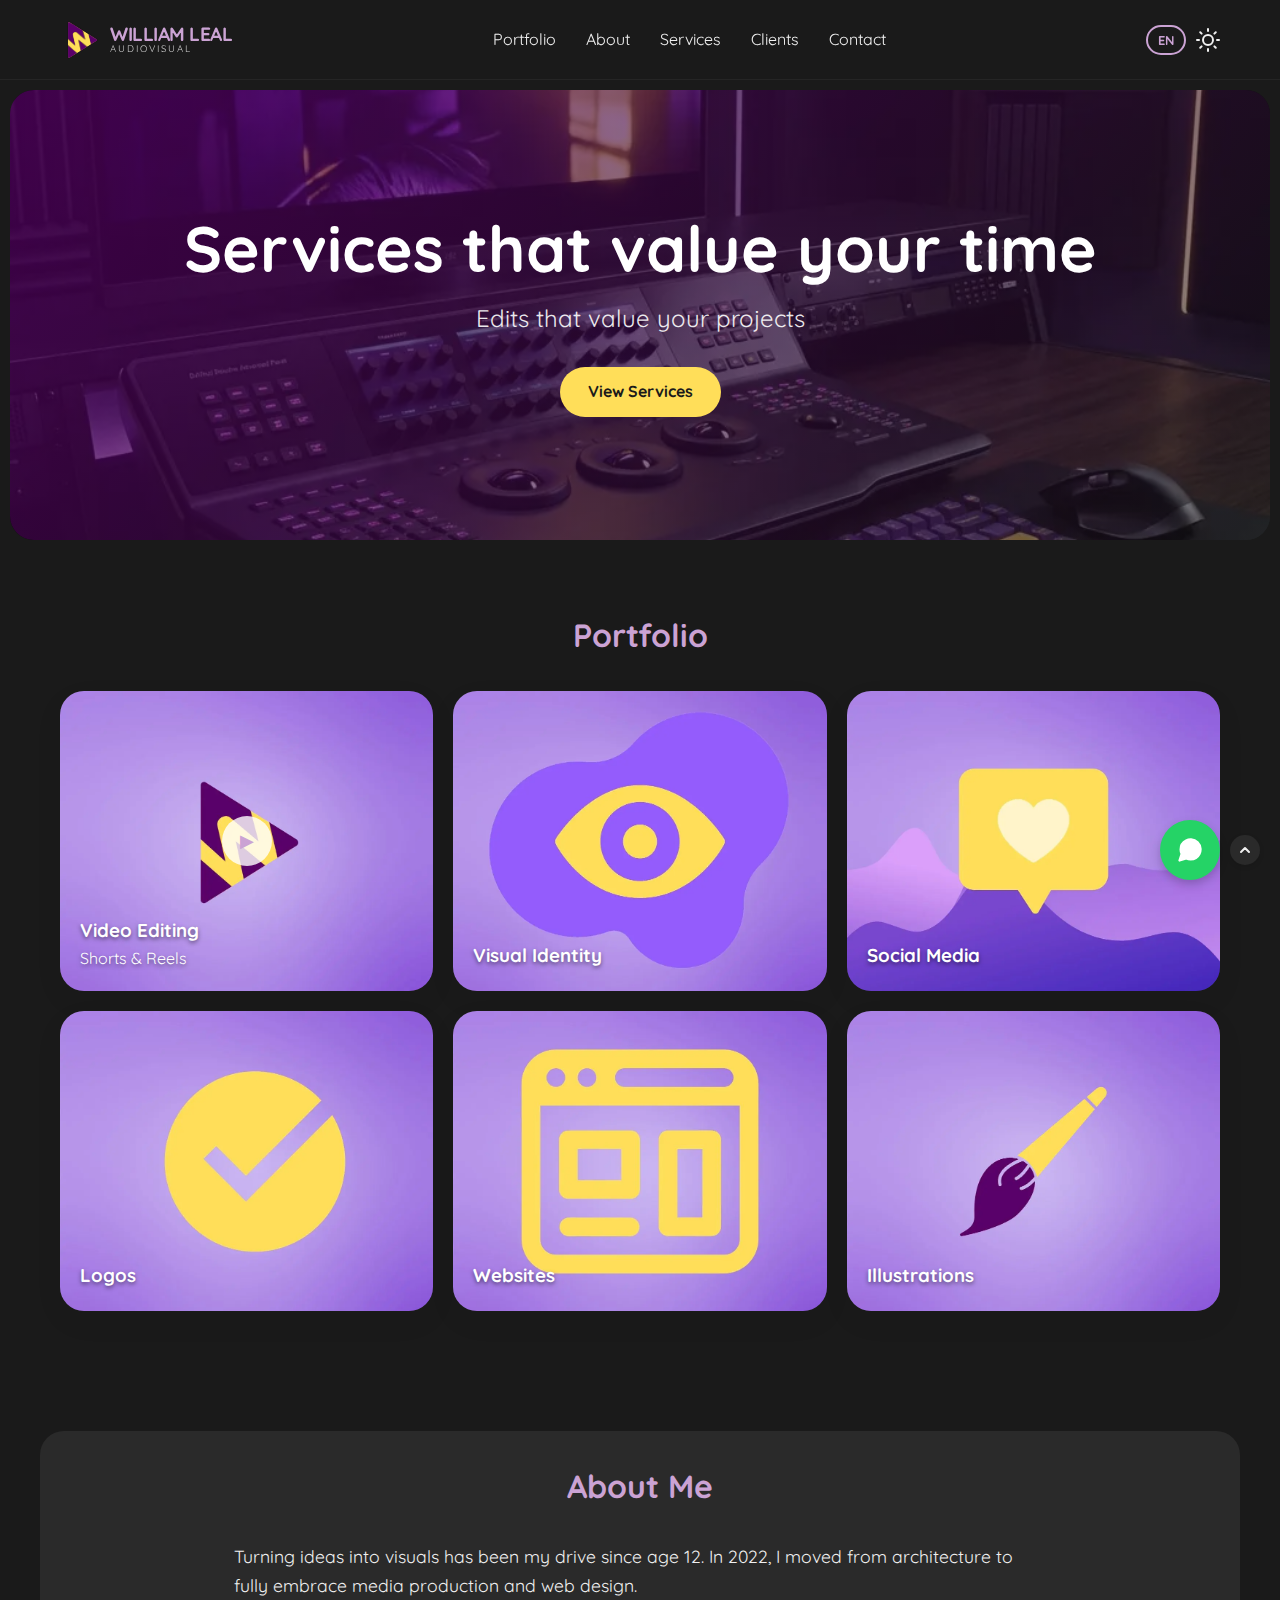
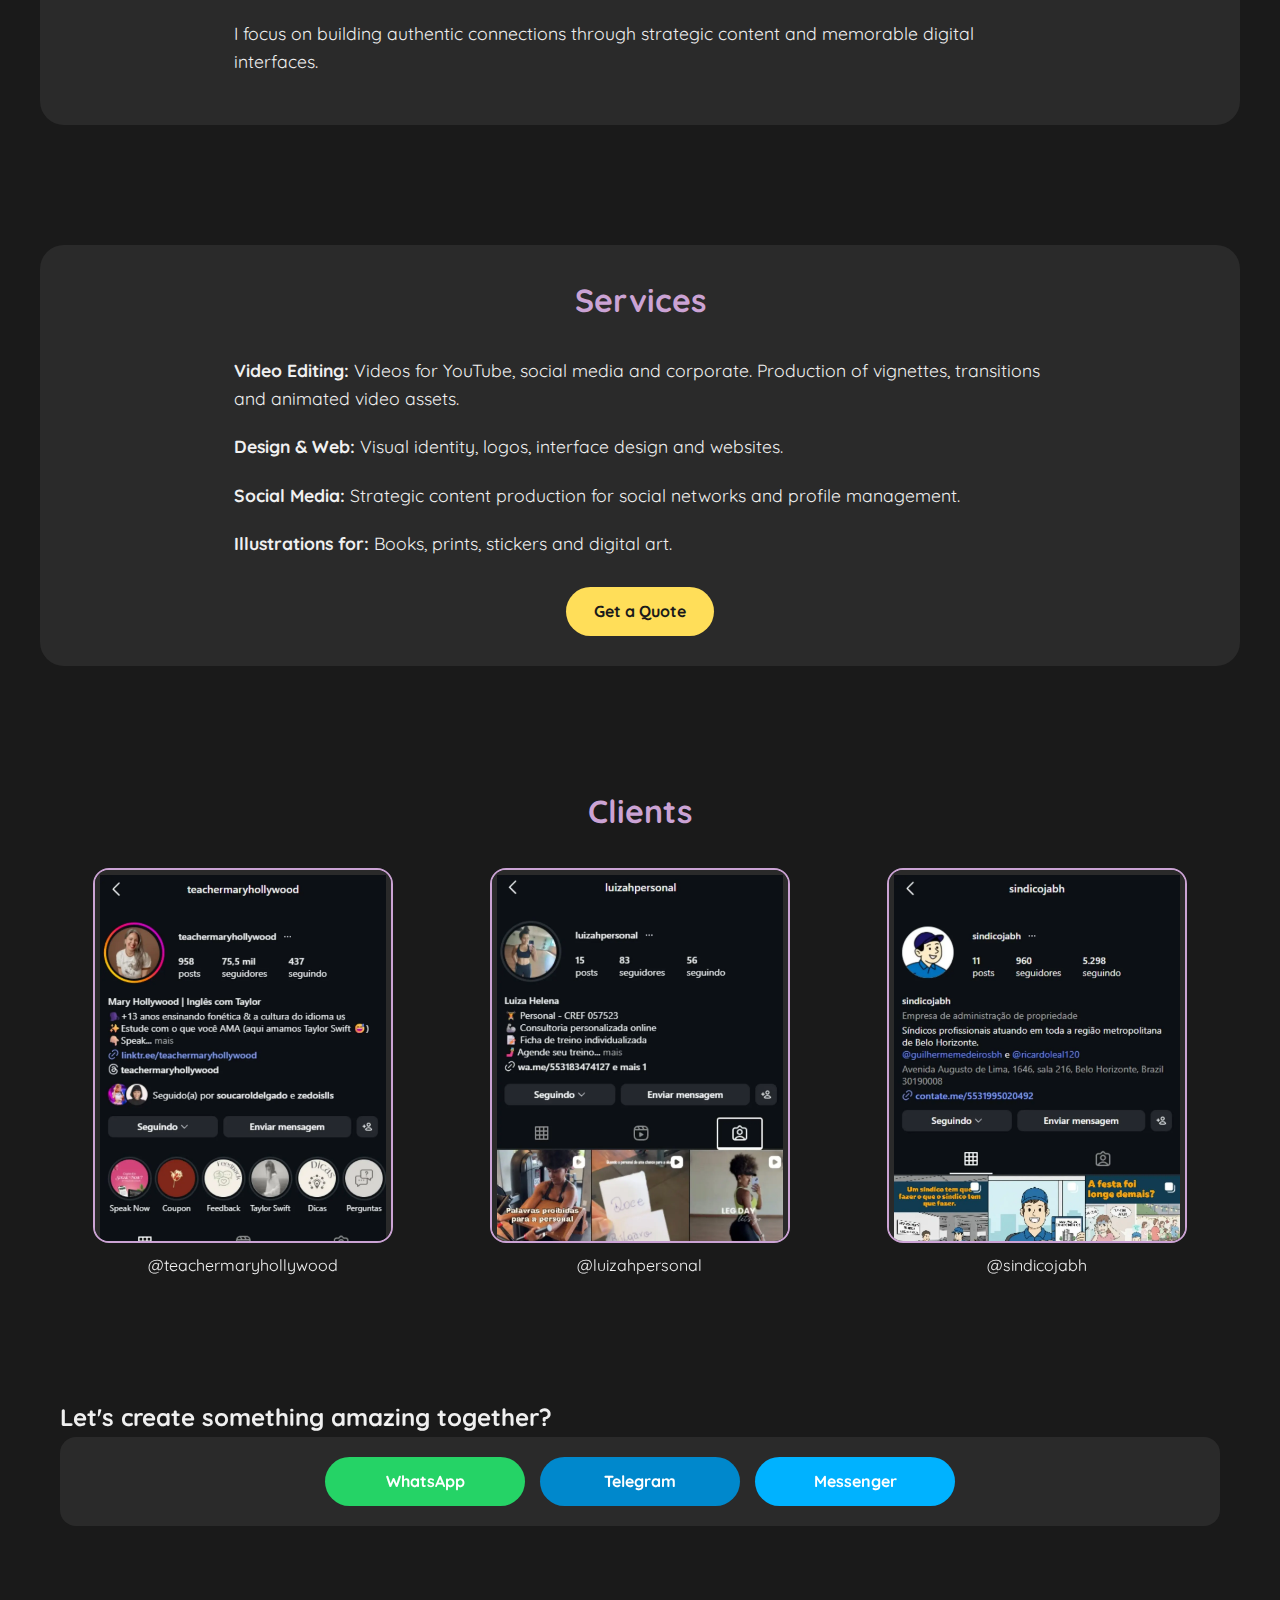
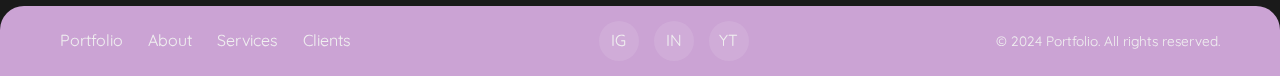
<file: index.html>
<!DOCTYPE html>
<html lang="en">

<head>
    <meta charset="UTF-8">
    <meta name="theme-color" content="#1a1a1a">
    <meta name="viewport" content="width=device-width, initial-scale=1.0">
    <meta name="description" content="Video editing and everything you need for your work to get recognized online">

    <title>William Leal | Audiovisual</title>

    <link rel="icon" type="image/svg+xml" href="assets/logo_william_leal_av.svg">

    <!-- International SEO -->
    <link rel="alternate" hreflang="en" href="https://owilliamleal.github.io/portfolio-spa/">
    <link rel="alternate" hreflang="pt" href="https://owilliamleal.github.io/portfolio-spa/pt/">
    <link rel="alternate" hreflang="es" href="https://owilliamleal.github.io/portfolio-spa/es/">
    <link rel="alternate" hreflang="x-default" href="https://owilliamleal.github.io/portfolio-spa/">

    <!-- Open Graph -->
    <meta property="og:type" content="website">
    <meta property="og:title" content="William Leal | Audiovisual">
    <meta property="og:description"
        content="Video editing and everything you need for your work to get recognized online">

    <!-- Fonts -->
    <link rel="preconnect" href="https://fonts.googleapis.com">
    <link rel="preconnect" href="https://fonts.gstatic.com" crossorigin>
    <link href="https://fonts.googleapis.com/css2?family=Quicksand:wght@300;400;500;700&display=swap" rel="stylesheet">

    <!-- CRITICAL: Anti-Flash Styles -->
    <style>
        :root {
            background-color: #1a1a1a !important;
        }

        html {
            background-color: #1a1a1a !important;
        }

        body {
            visibility: hidden;
            margin: 0;
            padding: 0;
            background-color: #1a1a1a;
            color: #f0f0f0;
        }

        html[data-theme="light"] {
            background-color: #fff4ca !important;
        }

        html[data-theme="light"] body {
            background-color: #fff4ca;
            color: #1a1a1a;
        }
    </style>

    <script>
        (function () {
            const savedTheme = localStorage.getItem('theme') || 'dark';
            document.documentElement.setAttribute('data-theme', savedTheme);
            if (savedTheme === 'light') document.documentElement.style.backgroundColor = '#fff4ca';
        })();
    </script>

    <!-- Consolidated Styles -->
    <link rel="stylesheet" href="css/style.css">
</head>

<body>
    <script>document.body.style.visibility = 'visible';</script>

    <header id="header">
        <div class="container header-content">
            <a href="#hero" class="logo" aria-label="Back to Top">
                <img src="assets/logo_william_leal_av.svg" alt="William Leal Logo" class="logo-icon" width="48"
                    height="48">
                <div class="logo-text">
                    <h1>WILLIAM LEAL</h1>
                    <span class="logo-subtitle">AUDIOVISUAL</span>
                </div>
            </a>

            <nav class="desktop-nav">
                <ul>

                    <li><a href="#portfolio" data-i18n="nav_portfolio">Portfolio</a></li>
                    <li><a href="#about" data-i18n="nav_about">About</a></li>
                    <li><a href="#services" data-i18n="nav_services">Services</a></li>
                    <li><a href="#clients" data-i18n="nav_clients">Clients</a></li>
                    <li><a href="#contact" data-i18n="nav_contact">Contact</a></li>
                </ul>
            </nav>

            <div class="actions">
                <button id="lang-toggle" aria-label="Change Language">
                    <span id="current-lang">EN</span>
                </button>
                <button id="theme-toggle" aria-label="Toggle Theme">
                    <svg class="sun-icon" xmlns="http://www.w3.org/2000/svg" width="24" height="24" viewBox="0 0 24 24"
                        fill="none" stroke="currentColor" stroke-width="2" stroke-linecap="round"
                        stroke-linejoin="round">
                        <circle cx="12" cy="12" r="5"></circle>
                        <line x1="12" y1="1" x2="12" y2="3"></line>
                        <line x1="12" y1="21" x2="12" y2="23"></line>
                        <line x1="4.22" y1="4.22" x2="5.64" y2="5.64"></line>
                        <line x1="18.36" y1="18.36" x2="19.78" y2="19.78"></line>
                        <line x1="1" y1="12" x2="3" y2="12"></line>
                        <line x1="21" y1="12" x2="23" y2="12"></line>
                        <line x1="4.22" y1="19.78" x2="5.64" y2="18.36"></line>
                        <line x1="18.36" y1="5.64" x2="19.78" y2="4.22"></line>
                    </svg>
                    <svg class="moon-icon" xmlns="http://www.w3.org/2000/svg" width="24" height="24" viewBox="0 0 24 24"
                        fill="none" stroke="currentColor" stroke-width="2" stroke-linecap="round"
                        stroke-linejoin="round" style="display:none;">
                        <path d="M21 12.79A9 9 0 1 1 11.21 3 7 7 0 0 0 21 12.79z"></path>
                    </svg>
                </button>
                <button id="mobile-menu-btn" aria-label="Menu">
                    <span></span><span></span><span></span>
                </button>
            </div>
        </div>
    </header>

    <div id="mobile-menu" class="mobile-menu">
        <nav>
            <ul>

                <li><a href="#portfolio" class="mobile-link" data-i18n="nav_portfolio">Portfolio</a></li>
                <li><a href="#about" class="mobile-link" data-i18n="nav_about">About</a></li>
                <li><a href="#services" class="mobile-link" data-i18n="nav_services">Services</a></li>
                <li><a href="#clients" class="mobile-link" data-i18n="nav_clients">Clients</a></li>
                <li><a href="#contact" class="mobile-link" data-i18n="nav_contact">Contact</a></li>
            </ul>
        </nav>
    </div>

    <main>
        <section id="hero" class="hero-section">
            <div class="hero-bg" style="background-image: url('assets/hero-bg-studio.webp');"></div>
            <div class="hero-overlay"></div>
            <div class="container hero-content">
                <h2 data-i18n="hero_title">Services that value your time</h2>
                <p data-i18n="hero_subtitle">Edits that value your projects</p>
                <a href="#services" class="btn btn-hero-cta" data-i18n="hero_cta">View Services</a>
            </div>
        </section>

        <section id="portfolio" class="section">
            <div class="container">
                <h2 class="section-title" data-i18n="section_portfolio">Portfolio</h2>
                <div class="bento-grid">
                    <!-- Box 1: Video -->
                    <div class="bento-item" data-type="video" onclick="openModal('video1')">
                        <div class="bento-visual">
                            <img src="assets/thumbnail/video_edt.webp" alt="Video Editing" class="bento-img">
                            <div class="play-icon">▶</div>
                        </div>
                        <div class="bento-text text-always-visible">
                            <h3 data-i18n="project_1_title">Video Editing</h3>
                            <p data-i18n="project_1_desc">Shorts & Reels</p>
                        </div>
                    </div>

                    <!-- Box 2 -->
                    <div class="bento-item" data-type="gallery" onclick="openModal('proj2')">
                        <div class="bento-visual">
                            <img src="assets/thumbnail/identidade_visual.webp" alt="Visual Identity" class="bento-img">
                        </div>
                        <div class="bento-text text-always-visible">
                            <h3 data-i18n="project_2_title">Visual Identity</h3>
                        </div>
                    </div>

                    <!-- Box 3 -->
                    <div class="bento-item" data-type="gallery" onclick="openModal('social')">
                        <div class="bento-visual">
                            <img src="assets/thumbnail/social_media.webp" alt="Social Media" class="bento-img">
                        </div>
                        <div class="bento-text text-always-visible">
                            <h3 data-i18n="project_3_title">Social Media</h3>
                        </div>
                    </div>

                    <!-- Box 4 -->
                    <div class="bento-item" data-type="gallery" onclick="openModal('proj4', 'Logo marcas')">
                        <div class="bento-visual">
                            <img src="assets/thumbnail/logo.webp" alt="Logos" class="bento-img">
                        </div>
                        <div class="bento-text text-always-visible">
                            <h3 data-i18n="project_4_title">Logos</h3>
                        </div>
                    </div>

                    <!-- Box 5 -->
                    <div class="bento-item" data-type="gallery" onclick="openModal('proj5', 'Web sites')">
                        <div class="bento-visual">
                            <img src="assets/thumbnail/site.webp" alt="Websites" class="bento-img">
                        </div>
                        <div class="bento-text text-always-visible">
                            <h3 data-i18n="project_5_title">Websites</h3>
                        </div>
                    </div>

                    <!-- Box 6 -->
                    <div class="bento-item" data-type="gallery" onclick="openModal('proj6', 'Ilustrações')">
                        <div class="bento-visual">
                            <img src="assets/thumbnail/arte.webp" alt="Illustrations" class="bento-img">
                        </div>
                        <div class="bento-text text-always-visible">
                            <h3 data-i18n="project_6_title">Illustrations</h3>
                        </div>
                    </div>
                </div>
            </div>
        </section>

        <section id="about" class="section">
            <div class="container about-container">
                <div class="about-text">
                    <h2 class="section-title" data-i18n="section_about">About Me</h2>
                    <p data-i18n="about_text_1">Turning ideas into visuals has been my drive since age 12. In 2022, I
                        moved from architecture to fully embrace media production and web design.</p>
                    <p data-i18n="about_text_2">I focus on building authentic connections through strategic content and
                        memorable digital interfaces.</p>
                </div>
            </div>
        </section>

        <section id="services" class="section">
            <div class="container about-container">
                <div class="about-text">
                    <h2 class="section-title" data-i18n="section_services">Services</h2>
                    <p data-i18n="service_1"><strong>Video Editing:</strong> Videos for YouTube, social media and
                        corporate. Production of vignettes, transitions and animated video assets.</p>
                    <p data-i18n="service_2"><strong>Design & Web:</strong> Visual identity, logos, interface design and
                        websites.</p>
                    <p data-i18n="service_3"><strong>Social Media:</strong> Strategic content production for social
                        networks and profile management.</p>
                    <p data-i18n="service_4"><strong>Illustrations for:</strong> Books, prints, stickers and digital
                        art.</p>
                    <div style="text-align: center; margin-top: 30px;">
                        <a href="#contact" class="btn btn-hero-cta pulse-anim-gold" data-i18n="services_cta">Get a
                            Quote</a>
                    </div>
                </div>
            </div>
        </section>

        <section id="clients" class="section">
            <div class="container">
                <h2 class="section-title">Clients</h2>
                <div class="clients-grid">
                    <div class="client-group">
                        <div class="client-scroll-box">
                            <img src="assets/clientes/1.webp" alt="@teachermaryhollywood">
                        </div>
                        <p class="client-caption">@teachermaryhollywood</p>
                    </div>
                    <div class="client-group">
                        <div class="client-scroll-box">
                            <img src="assets/clientes/2.webp" alt="@luizahpersonal">
                        </div>
                        <p class="client-caption">@luizahpersonal</p>
                    </div>
                    <div class="client-group">
                        <div class="client-scroll-box">
                            <img src="assets/clientes/3.webp" alt="@sindicojabh">
                        </div>
                        <p class="client-caption">@sindicojabh</p>
                    </div>
                </div>
            </div>
        </section>

        <section id="contact" class="section cta-section">
            <div class="container" id="contato">
                <h2 data-i18n="cta_title">Let's create something amazing together?</h2>
                <div class="contact-box">
                    <a href="https://wa.me/5531989566719" class="btn btn-contact btn-whatsapp" target="_blank"
                        rel="noopener noreferrer">WhatsApp</a>
                    <a href="https://t.me/+5531989566719" class="btn btn-contact btn-telegram" target="_blank"
                        rel="noopener noreferrer">Telegram</a>
                    <a href="https://www.facebook.com/profile.php?id=61577000556529"
                        class="btn btn-contact btn-messenger" target="_blank" rel="noopener noreferrer">Messenger</a>
                </div>
            </div>
        </section>
    </main>

    <footer>
        <div class="container footer-content">
            <div class="footer-nav">

                <a href="#portfolio" data-i18n="nav_portfolio">Portfolio</a>
                <a href="#about" data-i18n="nav_about">About</a>
                <a href="#services" data-i18n="nav_services">Services</a>
                <a href="#clients" data-i18n="nav_clients">Clients</a>
            </div>
            <div class="social-links">
                <a href="#" class="social-icon" aria-label="Instagram">IG</a>
                <a href="#" class="social-icon" aria-label="LinkedIn">IN</a>
                <a href="#" class="social-icon" aria-label="YouTube">YT</a>
            </div>
            <p class="copyright">© 2024 Portfolio. All rights reserved.</p>
        </div>
    </footer>

    <!-- Project Modal -->
    <div id="project-modal" class="modal" aria-hidden="true">
        <div class="modal-content">
            <button class="close-modal" aria-label="Close">&times;</button>
            <div class="modal-body">
                <div id="modal-viewer-container" class="viewer-container">
                    <div class="placeholder-viewer">
                        <p>Loading...</p>
                    </div>
                </div>
                <div class="modal-gallery-strip"></div>
            </div>
        </div>
    </div>

    <!-- FAB -->
    <div class="fab-container">
        <div class="fab-menu" id="fab-menu" aria-hidden="true">
            <button class="fab-option" data-app="whatsapp" aria-label="WhatsApp">
                <svg xmlns="http://www.w3.org/2000/svg" width="24" height="24" viewBox="0 0 24 24" fill="white"
                    stroke="currentColor" stroke-width="2" stroke-linecap="round" stroke-linejoin="round">
                    <path
                        d="M21 11.5a8.38 8.38 0 0 1-.9 3.8 8.5 8.5 0 0 1-7.6 4.7 8.38 8.38 0 0 1-3.8-.9L3 21l1.9-5.7a8.38 8.38 0 0 1-.9-3.8 8.5 8.5 0 0 1 4.7-7.6 8.38 8.38 0 0 1 3.8-.9h.5a8.48 8.48 0 0 1 8 8v.5z">
                    </path>
                </svg>
            </button>
            <button class="fab-option" data-app="telegram" aria-label="Telegram">
                <svg xmlns="http://www.w3.org/2000/svg" width="24" height="24" viewBox="0 0 24 24" fill="white"
                    stroke="currentColor" stroke-width="2" stroke-linecap="round" stroke-linejoin="round">
                    <line x1="22" y1="2" x2="11" y2="13"></line>
                    <polygon points="22 2 15 22 11 13 2 9 22 2"></polygon>
                </svg>
            </button>
            <button class="fab-option" data-app="messenger" aria-label="Messenger">
                <svg xmlns="http://www.w3.org/2000/svg" width="24" height="24" viewBox="0 0 24 24" fill="white"
                    stroke="currentColor" stroke-width="2" stroke-linecap="round" stroke-linejoin="round">
                    <polygon points="13 2 3 14 12 14 11 22 21 10 12 10 13 2"></polygon>
                </svg>
            </button>
        </div>
        <div class="fab-main-wrapper">
            <button id="fab-main" class="fab-main" aria-label="Contact">
                <svg id="fab-icon-svg" xmlns="http://www.w3.org/2000/svg" width="28" height="28" viewBox="0 0 24 24"
                    fill="white" stroke="white" stroke-width="2" stroke-linecap="round" stroke-linejoin="round"></svg>
            </button>
            <button id="fab-trigger" class="fab-trigger" aria-label="Expand">
                <svg xmlns="http://www.w3.org/2000/svg" width="16" height="16" viewBox="0 0 24 24" fill="none"
                    stroke="currentColor" stroke-width="3" stroke-linecap="round" stroke-linejoin="round">
                    <polyline points="18 15 12 9 6 15"></polyline>
                </svg>
            </button>
        </div>
    </div>

    <!-- Lightbox -->
    <div id="lightbox" class="lightbox" aria-hidden="true">
        <button class="close-lightbox" aria-label="Close">&times;</button>
        <button class="lightbox-arrow lightbox-arrow-left" id="lb-prev" aria-label="Previous">
            <svg class="arrow-icon" viewBox="0 0 24 24">
                <polyline points="15 18 9 12 15 6"></polyline>
            </svg>
        </button>
        <img class="lightbox-content" id="lightbox-img" alt="Fullscreen">
        <button class="lightbox-arrow lightbox-arrow-right" id="lb-next" aria-label="Next">
            <svg class="arrow-icon" viewBox="0 0 24 24">
                <polyline points="9 18 15 12 9 6"></polyline>
            </svg>
        </button>
    </div>

    <!-- Main Logic -->
    <script src="js/main.js"></script>
</body>

</html>
</file>
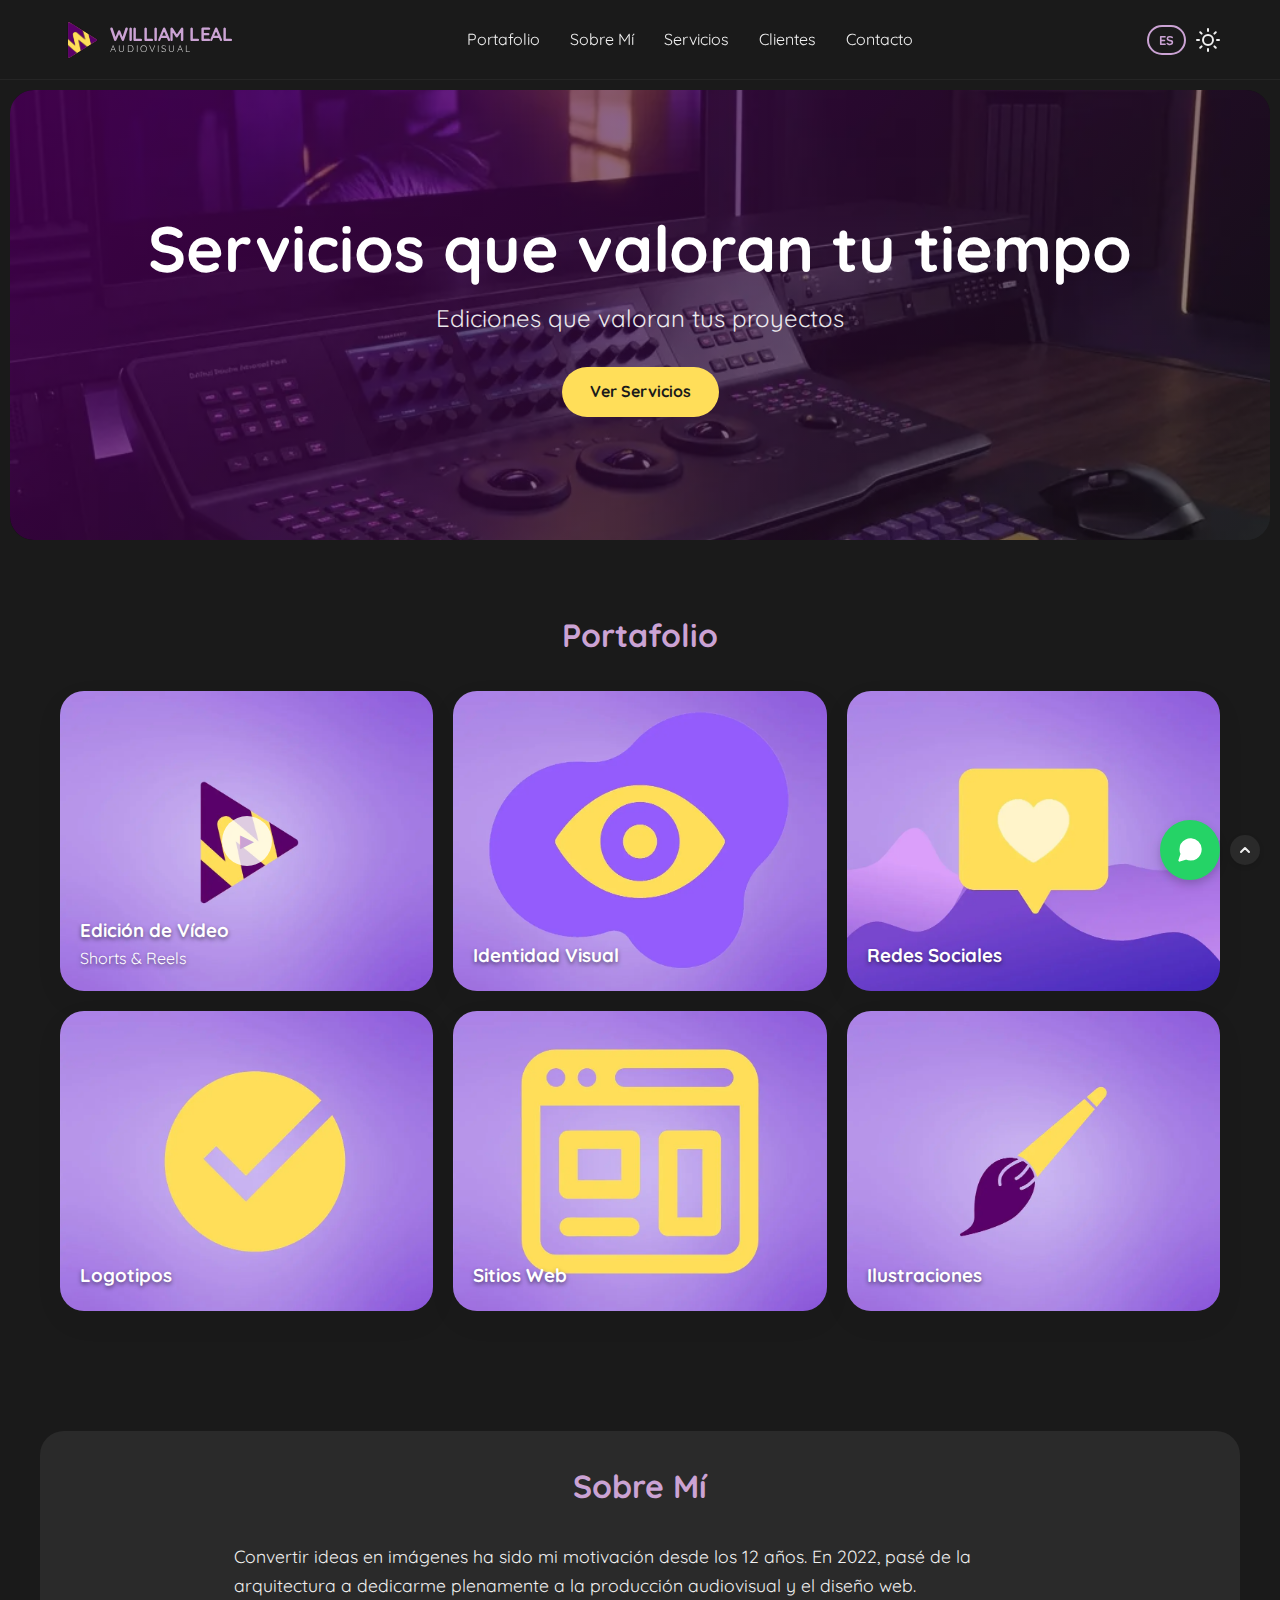
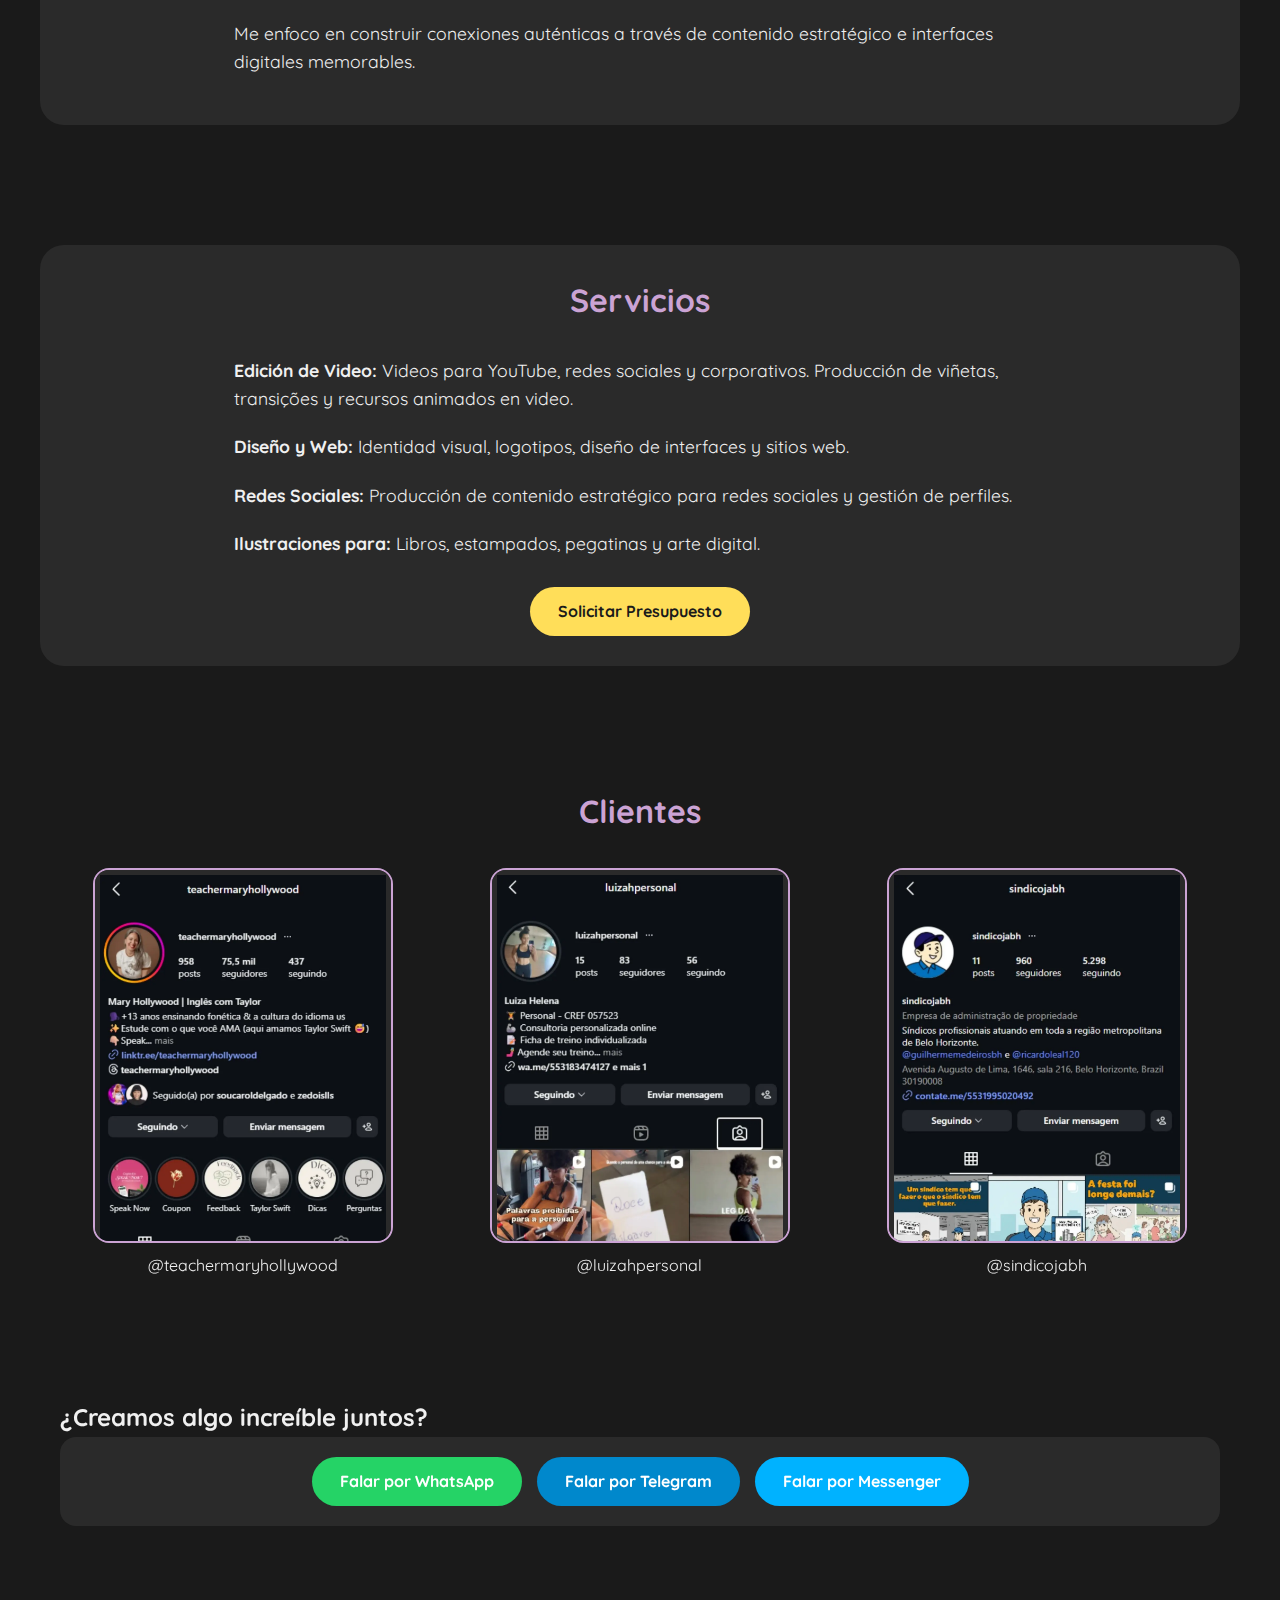
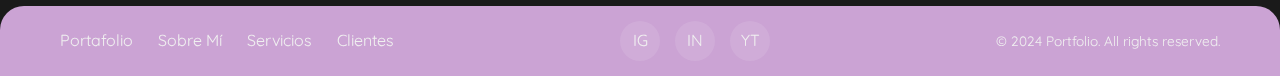
<file: es/index.html>
<!DOCTYPE html>
<html lang="en">

<head>
    <meta charset="UTF-8">
    <meta name="theme-color" content="#1a1a1a">
    <meta name="viewport" content="width=device-width, initial-scale=1.0">
    <meta name="description" content="Video editing and everything you need for your work to get recognized online">

    <title>William Leal | Audiovisual</title>

    <link rel="icon" type="image/svg+xml" href="../assets/logo_william_leal_av.svg">

    <!-- International SEO -->
    <link rel="alternate" hreflang="en" href="https://owilliamleal.github.io/portfolio-spa/">
    <link rel="alternate" hreflang="pt" href="https://owilliamleal.github.io/portfolio-spa/pt/">
    <link rel="alternate" hreflang="es" href="https://owilliamleal.github.io/portfolio-spa/es/">
    <link rel="alternate" hreflang="x-default" href="https://owilliamleal.github.io/portfolio-spa/">

    <meta property="og:type" content="website">
    <meta property="og:title" content="William Leal | Audiovisual">
    <meta property="og:description"
        content="Video editing and everything you need for your work to get recognized online">

    <link rel="preconnect" href="https://fonts.googleapis.com">
    <link rel="preconnect" href="https://fonts.gstatic.com" crossorigin>
    <link href="https://fonts.googleapis.com/css2?family=Quicksand:wght@300;400;500;700&display=swap" rel="stylesheet">

    <!-- CRITICAL: Anti-Flash Styles -->
    <style>
        :root {
            background-color: #1a1a1a !important;
        }

        html {
            background-color: #1a1a1a !important;
        }

        body {
            visibility: hidden;
            margin: 0;
            padding: 0;
            background-color: #1a1a1a;
            color: #f0f0f0;
        }

        html[data-theme="light"] {
            background-color: #fff4ca !important;
        }

        html[data-theme="light"] body {
            background-color: #fff4ca;
            color: #1a1a1a;
        }
    </style>

    <script>
        (function () {
            const savedTheme = localStorage.getItem('theme') || 'dark';
            document.documentElement.setAttribute('data-theme', savedTheme);
            if (savedTheme === 'light') document.documentElement.style.backgroundColor = '#fff4ca';
        })();
    </script>

    <link rel="stylesheet" href="../css/style.css">
</head>

<body>
    <script>document.body.style.visibility = 'visible';</script>

    <header id="header">
        <div class="container header-content">
            <a href="#hero" class="logo" aria-label="Back to Top">
                <img src="../assets/logo_william_leal_av.svg" alt="William Leal Logo" class="logo-icon" width="48"
                    height="48">
                <div class="logo-text">
                    <h1>WILLIAM LEAL</h1>
                    <span class="logo-subtitle">AUDIOVISUAL</span>
                </div>
            </a>

            <nav class="desktop-nav">
                <ul>

                    <li><a href="#portfolio" data-i18n="nav_portfolio">Portafolio</a></li>
                    <li><a href="#about" data-i18n="nav_about">Sobre Mí</a></li>
                    <li><a href="#services" data-i18n="nav_services">Servicios</a></li>
                    <li><a href="#clients" data-i18n="nav_clients">Clientes</a></li>
                    <li><a href="#contact" data-i18n="nav_contact">Contacto</a></li>
                </ul>
            </nav>

            <div class="actions">
                <button id="lang-toggle" aria-label="Mudar Idioma">
                    <span id="current-lang">ES</span>
                </button>
                <button id="theme-toggle" aria-label="Alternar Tema">
                    <svg class="sun-icon" xmlns="http://www.w3.org/2000/svg" width="24" height="24" viewBox="0 0 24 24"
                        fill="none" stroke="currentColor" stroke-width="2" stroke-linecap="round"
                        stroke-linejoin="round">
                        <circle cx="12" cy="12" r="5"></circle>
                        <line x1="12" y1="1" x2="12" y2="3"></line>
                        <line x1="12" y1="21" x2="12" y2="23"></line>
                        <line x1="4.22" y1="4.22" x2="5.64" y2="5.64"></line>
                        <line x1="18.36" y1="18.36" x2="19.78" y2="19.78"></line>
                        <line x1="1" y1="12" x2="3" y2="12"></line>
                        <line x1="21" y1="12" x2="23" y2="12"></line>
                        <line x1="4.22" y1="19.78" x2="5.64" y2="18.36"></line>
                        <line x1="18.36" y1="5.64" x2="19.78" y2="4.22"></line>
                    </svg>
                    <svg class="moon-icon" xmlns="http://www.w3.org/2000/svg" width="24" height="24" viewBox="0 0 24 24"
                        fill="none" stroke="currentColor" stroke-width="2" stroke-linecap="round"
                        stroke-linejoin="round" style="display:none;">
                        <path d="M21 12.79A9 9 0 1 1 11.21 3 7 7 0 0 0 21 12.79z"></path>
                    </svg>
                </button>
                <button id="mobile-menu-btn" aria-label="Menu">
                    <span></span><span></span><span></span>
                </button>
            </div>
        </div>
    </header>

    <div id="mobile-menu" class="mobile-menu">
        <nav>
            <ul>

                <li><a href="#portfolio" class="mobile-link" data-i18n="nav_portfolio">Portafolio</a></li>
                <li><a href="#about" class="mobile-link" data-i18n="nav_about">Sobre Mí</a></li>
                <li><a href="#services" class="mobile-link" data-i18n="nav_services">Servicios</a></li>
                <li><a href="#clients" class="mobile-link" data-i18n="nav_clients">Clientes</a></li>
                <li><a href="#contact" class="mobile-link" data-i18n="nav_contact">Contacto</a></li>
            </ul>
        </nav>
    </div>

    <main>
        <section id="hero" class="hero-section">
            <div class="hero-bg" style="background-image: url('../assets/hero-bg-studio.webp');"></div>
            <div class="hero-overlay"></div>
            <div class="container hero-content">
                <h2 data-i18n="hero_title">Servicios que valoran tu tiempo</h2>
                <p data-i18n="hero_subtitle">Ediciones que valoran tus proyectos</p>
                <a href="#services" class="btn btn-hero-cta" data-i18n="hero_cta">Ver Servicios</a>
            </div>
        </section>

        <section id="portfolio" class="section">
            <div class="container">
                <h2 class="section-title" data-i18n="section_portfolio">Portafolio</h2>

                <div class="bento-grid">
                    <!-- Box 1 -->
                    <div class="bento-item" data-type="video" onclick="openModal('video1')">
                        <div class="bento-visual">
                            <img src="../assets/thumbnail/video_edt.webp" alt="Edición de Video" class="bento-img">
                            <div class="play-icon">▶</div>
                        </div>
                        <div class="bento-text text-always-visible">
                            <h3 data-i18n="project_1_title">Edición de Vídeo</h3>
                            <p data-i18n="project_1_desc">Shorts & Reels</p>
                        </div>
                    </div>

                    <!-- Box 2 -->
                    <div class="bento-item" data-type="gallery" onclick="openModal('proj2')">
                        <div class="bento-visual">
                            <img src="../assets/thumbnail/identidade_visual.webp" alt="Identidad Visual"
                                class="bento-img">
                        </div>
                        <div class="bento-text text-always-visible">
                            <h3 data-i18n="project_2_title">Identidad Visual</h3>
                        </div>
                    </div>

                    <!-- Box 3 -->
                    <div class="bento-item" data-type="gallery" onclick="openModal('social')">
                        <div class="bento-visual">
                            <img src="../assets/thumbnail/social_media.webp" alt="Redes Sociales" class="bento-img">
                        </div>
                        <div class="bento-text text-always-visible">
                            <h3 data-i18n="project_3_title">Redes Sociales</h3>
                        </div>
                    </div>

                    <!-- Box 4 -->
                    <div class="bento-item" data-type="gallery" onclick="openModal('proj4', 'Logotipos')">
                        <div class="bento-visual">
                            <img src="../assets/thumbnail/logo.webp" alt="Logotipos" class="bento-img">
                        </div>
                        <div class="bento-text text-always-visible">
                            <h3 data-i18n="project_4_title">Logotipos</h3>
                        </div>
                    </div>

                    <!-- Box 5 -->
                    <div class="bento-item" data-type="gallery" onclick="openModal('proj5', 'Sitios Web')">
                        <div class="bento-visual">
                            <img src="../assets/thumbnail/site.webp" alt="Sitios Web" class="bento-img">
                        </div>
                        <div class="bento-text text-always-visible">
                            <h3 data-i18n="project_5_title">Sitios Web</h3>
                        </div>
                    </div>

                    <!-- Box 6 -->
                    <div class="bento-item" data-type="gallery" onclick="openModal('proj6', 'Ilustraciones')">
                        <div class="bento-visual">
                            <img src="../assets/thumbnail/arte.webp" alt="Ilustraciones" class="bento-img">
                        </div>
                        <div class="bento-text text-always-visible">
                            <h3 data-i18n="project_6_title">Ilustraciones</h3>
                        </div>
                    </div>
                </div>
            </div>
        </section>

        <section id="about" class="section">
            <div class="container about-container">
                <div class="about-text">
                    <h2 class="section-title" data-i18n="section_about">Sobre Mí</h2>
                    <p data-i18n="about_text_1">Convertir ideas en imágenes ha sido mi motivación desde los 12 años. En
                        2022, pasé de la arquitectura a dedicarme plenamente a la producción audiovisual y el diseño
                        web.</p>
                    <p data-i18n="about_text_2">Me enfoco en construir conexiones auténticas a través de contenido
                        estratégico e interfaces digitales memorables.</p>
                </div>
            </div>
        </section>

        <section id="services" class="section">
            <div class="container about-container">
                <div class="about-text">
                    <h2 class="section-title" data-i18n="section_services">Servicios</h2>
                    <p data-i18n="service_1"><strong>Edición de Video:</strong> Videos para YouTube, redes sociales y
                        corporativos. Producción de viñetas, transições y recursos animados en video.</p>
                    <p data-i18n="service_2"><strong>Diseño y Web:</strong> Identidad visual, logotipos, diseño de
                        interfaces y sitios web.</p>
                    <p data-i18n="service_3"><strong>Redes Sociales:</strong> Producción de contenido estratégico para
                        redes sociales y gestión de perfiles.</p>
                    <p data-i18n="service_4"><strong>Ilustraciones para:</strong> Libros, estampados, pegatinas y arte
                        digital.</p>
                    <div style="text-align: center; margin-top: 30px;">
                        <a href="#contact" class="btn btn-hero-cta pulse-anim-gold" data-i18n="services_cta">Solicitar
                            Presupuesto</a>
                    </div>
                </div>
            </div>
        </section>

        <section id="clients" class="section">
            <div class="container">
                <h2 class="section-title">Clientes</h2>
                <div class="clients-grid">
                    <div class="client-group">
                        <div class="client-scroll-box">
                            <img src="../assets/clientes/1.webp" alt="@teachermaryhollywood">
                        </div>
                        <p class="client-caption">@teachermaryhollywood</p>
                    </div>
                    <div class="client-group">
                        <div class="client-scroll-box">
                            <img src="../assets/clientes/2.webp" alt="@luizahpersonal">
                        </div>
                        <p class="client-caption">@luizahpersonal</p>
                    </div>
                    <div class="client-group">
                        <div class="client-scroll-box">
                            <img src="../assets/clientes/3.webp" alt="@sindicojabh">
                        </div>
                        <p class="client-caption">@sindicojabh</p>
                    </div>
                </div>
            </div>
        </section>

        <section id="contact" class="section cta-section">
            <div class="container" id="contato">
                <h2 data-i18n="cta_title">¿Creamos algo increíble juntos?</h2>
                <div class="contact-box">
                    <a href="https://wa.me/5531989566719" class="btn btn-contact btn-whatsapp" target="_blank"
                        rel="noopener noreferrer">Falar por WhatsApp</a>
                    <a href="https://t.me/+5531989566719" class="btn btn-contact btn-telegram" target="_blank"
                        rel="noopener noreferrer">Falar por Telegram</a>
                    <a href="https://www.facebook.com/profile.php?id=61577000556529"
                        class="btn btn-contact btn-messenger" target="_blank" rel="noopener noreferrer">Falar por
                        Messenger</a>
                </div>
            </div>
        </section>
    </main>

    <footer>
        <div class="container footer-content">
            <div class="footer-nav">

                <a href="#portfolio" data-i18n="nav_portfolio">Portafolio</a>
                <a href="#about" data-i18n="nav_about">Sobre Mí</a>
                <a href="#services" data-i18n="nav_services">Servicios</a>
                <a href="#clients" data-i18n="nav_clients">Clientes</a>
            </div>
            <div class="social-links">
                <a href="#" class="social-icon" aria-label="Instagram">IG</a>
                <a href="#" class="social-icon" aria-label="LinkedIn">IN</a>
                <a href="#" class="social-icon" aria-label="YouTube">YT</a>
            </div>
            <p class="copyright">© 2024 Portfolio. All rights reserved.</p>
        </div>
    </footer>

    <div id="project-modal" class="modal" aria-hidden="true">
        <div class="modal-content">
            <button class="close-modal" aria-label="Fechar Modal">&times;</button>
            <div class="modal-body">
                <div id="modal-viewer-container" class="viewer-container">
                    <div class="placeholder-viewer">
                        <p>Visualizador de Conteúdo</p>
                    </div>
                </div>
                <div class="modal-gallery-strip"></div>
            </div>
        </div>
    </div>

    <!-- FAB -->
    <div class="fab-container">
        <div class="fab-menu" id="fab-menu" aria-hidden="true">
            <button class="fab-option" data-app="whatsapp" aria-label="WhatsApp">
                <svg xmlns="http://www.w3.org/2000/svg" width="24" height="24" viewBox="0 0 24 24" fill="white"
                    stroke="currentColor" stroke-width="2" stroke-linecap="round" stroke-linejoin="round">
                    <path
                        d="M21 11.5a8.38 8.38 0 0 1-.9 3.8 8.5 8.5 0 0 1-7.6 4.7 8.38 8.38 0 0 1-3.8-.9L3 21l1.9-5.7a8.38 8.38 0 0 1-.9-3.8 8.5 8.5 0 0 1 4.7-7.6 8.38 8.38 0 0 1 3.8-.9h.5a8.48 8.48 0 0 1 8 8v.5z">
                    </path>
                </svg>
            </button>
            <button class="fab-option" data-app="telegram" aria-label="Telegram">
                <svg xmlns="http://www.w3.org/2000/svg" width="24" height="24" viewBox="0 0 24 24" fill="white"
                    stroke="currentColor" stroke-width="2" stroke-linecap="round" stroke-linejoin="round">
                    <line x1="22" y1="2" x2="11" y2="13"></line>
                    <polygon points="22 2 15 22 11 13 2 9 22 2"></polygon>
                </svg>
            </button>
            <button class="fab-option" data-app="messenger" aria-label="Messenger">
                <svg xmlns="http://www.w3.org/2000/svg" width="24" height="24" viewBox="0 0 24 24" fill="white"
                    stroke="currentColor" stroke-width="2" stroke-linecap="round" stroke-linejoin="round">
                    <polygon points="13 2 3 14 12 14 11 22 21 10 12 10 13 2"></polygon>
                </svg>
            </button>
        </div>
        <div class="fab-main-wrapper">
            <button id="fab-main" class="fab-main" aria-label="Contact">
                <svg id="fab-icon-svg" xmlns="http://www.w3.org/2000/svg" width="28" height="28" viewBox="0 0 24 24"
                    fill="white" stroke="white" stroke-width="2" stroke-linecap="round" stroke-linejoin="round"></svg>
            </button>
            <button id="fab-trigger" class="fab-trigger" aria-label="Expand">
                <svg xmlns="http://www.w3.org/2000/svg" width="16" height="16" viewBox="0 0 24 24" fill="none"
                    stroke="currentColor" stroke-width="3" stroke-linecap="round" stroke-linejoin="round">
                    <polyline points="18 15 12 9 6 15"></polyline>
                </svg>
            </button>
        </div>
    </div>

    <!-- Lightbox -->
    <div id="lightbox" class="lightbox" aria-hidden="true">
        <button class="close-lightbox" aria-label="Fechar">&times;</button>
        <button class="lightbox-arrow lightbox-arrow-left" id="lb-prev" aria-label="Imagem Anterior">
            <svg class="arrow-icon" viewBox="0 0 24 24">
                <polyline points="15 18 9 12 15 6"></polyline>
            </svg>
        </button>
        <img class="lightbox-content" id="lightbox-img" alt="Full Screen View">
        <button class="lightbox-arrow lightbox-arrow-right" id="lb-next" aria-label="Próxima Imagem">
            <svg class="arrow-icon" viewBox="0 0 24 24">
                <polyline points="9 18 15 12 9 6"></polyline>
            </svg>
        </button>
    </div>

    <script src="../js/main.js"></script>
</body>

</html>
</file>
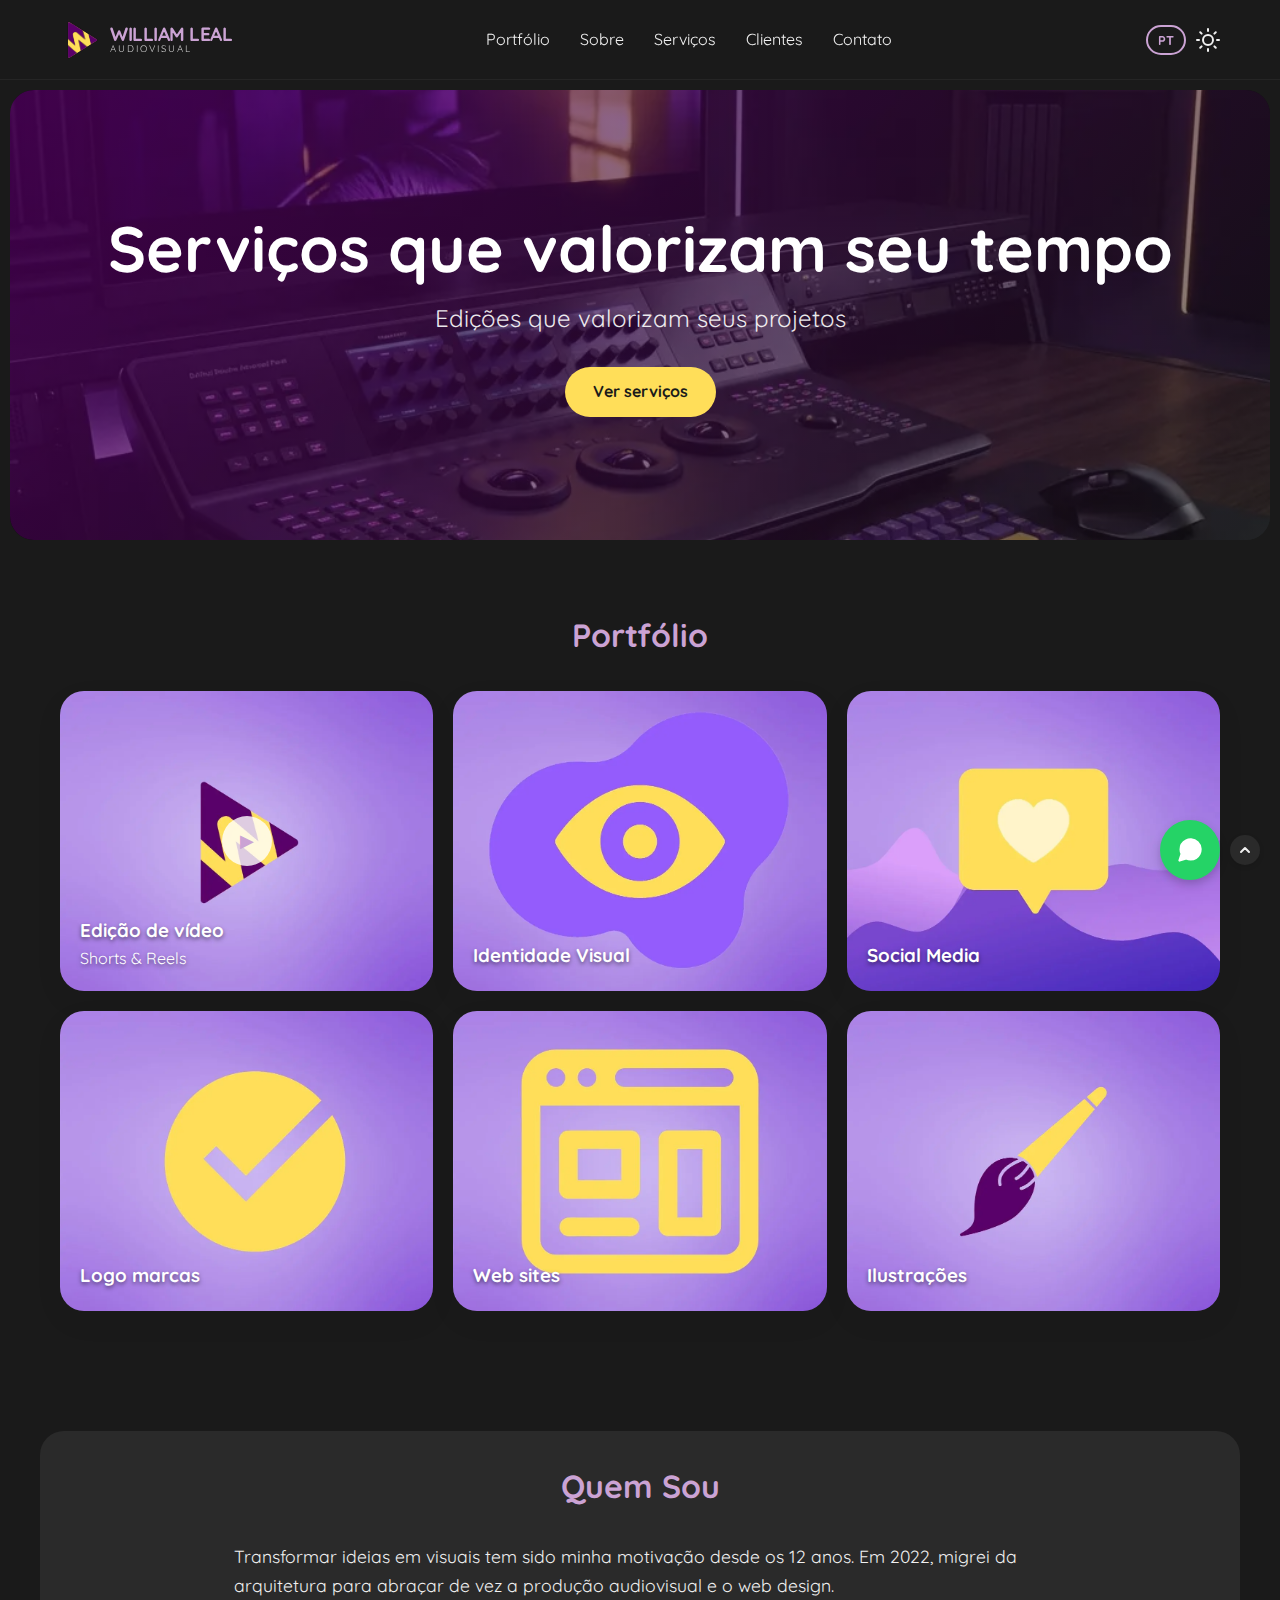
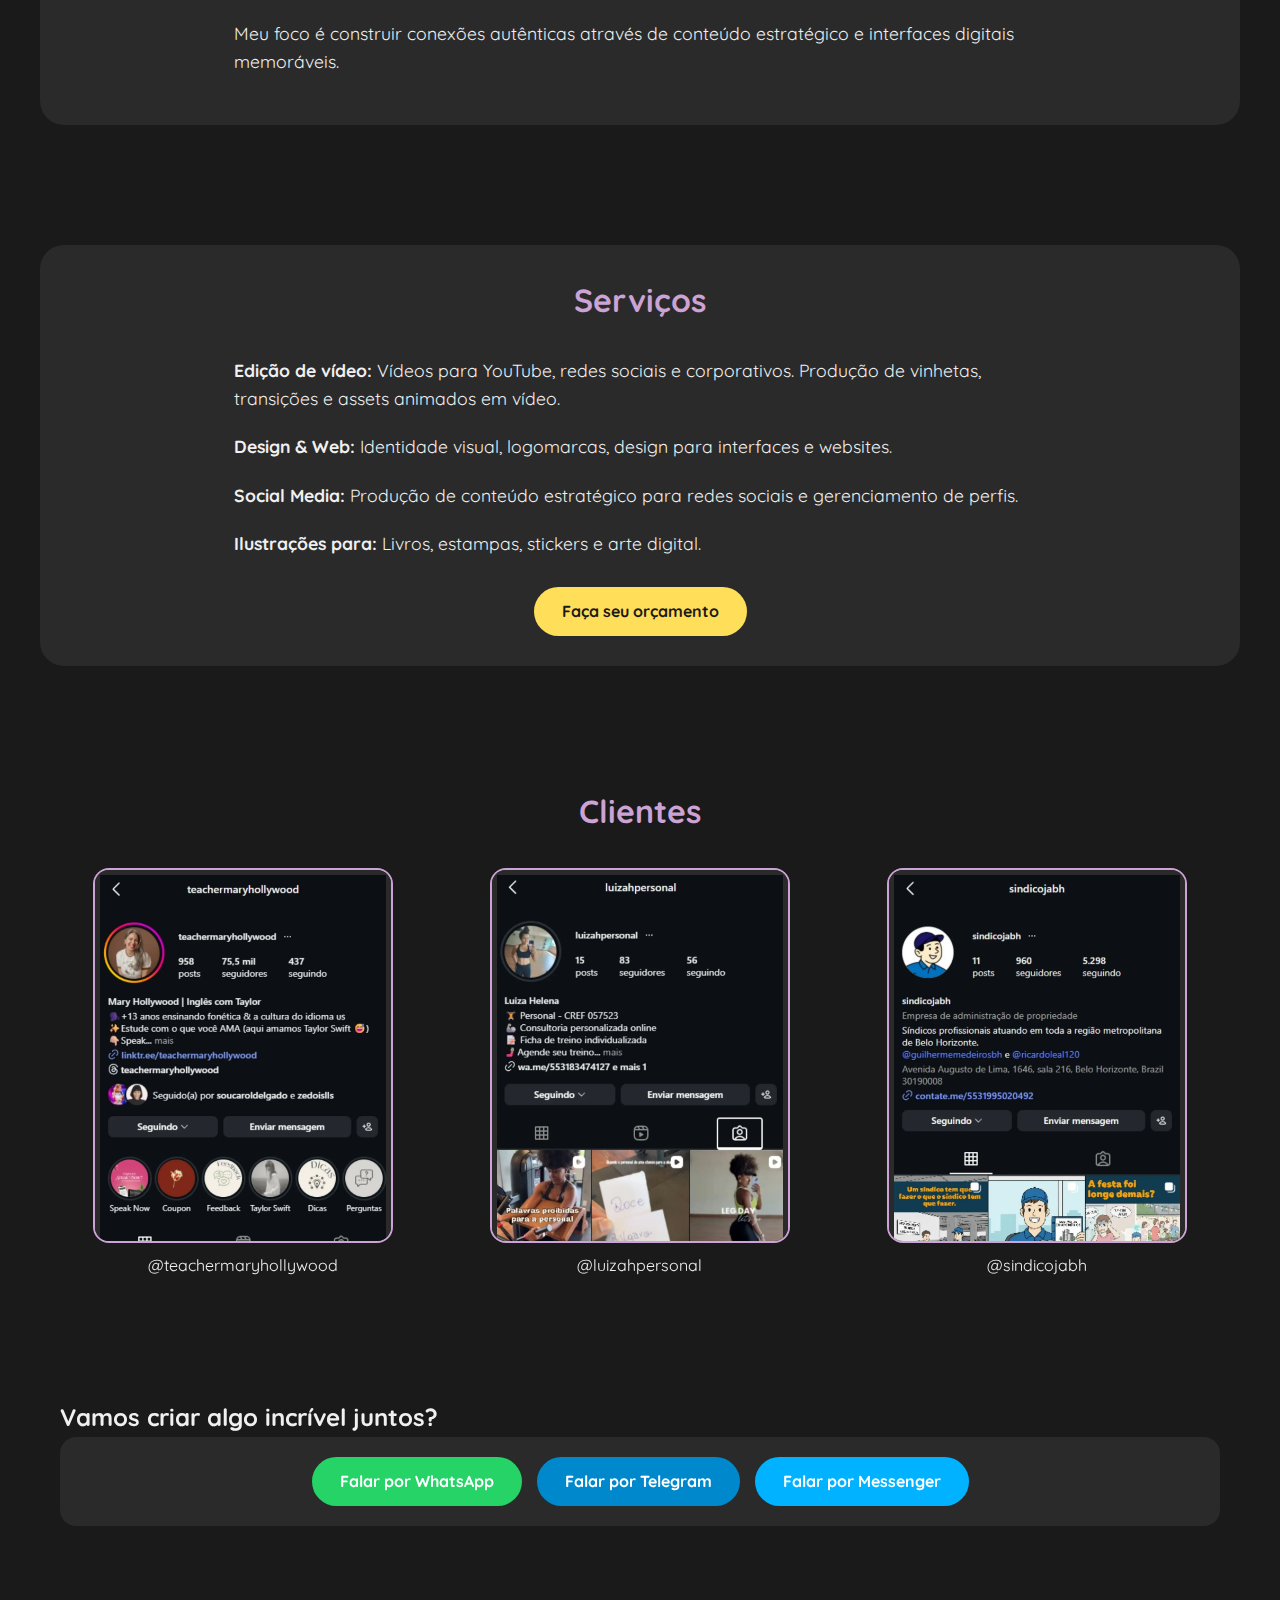
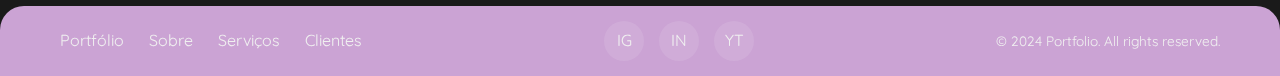
<file: pt/index.html>
<!DOCTYPE html>
<html lang="en">

<head>
    <meta charset="UTF-8">
    <meta name="theme-color" content="#1a1a1a">
    <meta name="viewport" content="width=device-width, initial-scale=1.0">
    <meta name="description" content="Video editing and everything you need for your work to get recognized online">

    <title>William Leal | Audiovisual</title>

    <link rel="icon" type="image/svg+xml" href="../assets/logo_william_leal_av.svg">

    <!-- International SEO -->
    <link rel="alternate" hreflang="en" href="https://owilliamleal.github.io/portfolio-spa/">
    <link rel="alternate" hreflang="pt" href="https://owilliamleal.github.io/portfolio-spa/pt/">
    <link rel="alternate" hreflang="es" href="https://owilliamleal.github.io/portfolio-spa/es/">
    <link rel="alternate" hreflang="x-default" href="https://owilliamleal.github.io/portfolio-spa/">

    <meta property="og:type" content="website">
    <meta property="og:title" content="William Leal | Audiovisual">
    <meta property="og:description"
        content="Video editing and everything you need for your work to get recognized online">

    <link rel="preconnect" href="https://fonts.googleapis.com">
    <link rel="preconnect" href="https://fonts.gstatic.com" crossorigin>
    <link href="https://fonts.googleapis.com/css2?family=Quicksand:wght@300;400;500;700&display=swap" rel="stylesheet">

    <!-- CRITICAL: Anti-Flash Styles -->
    <style>
        :root {
            background-color: #1a1a1a !important;
        }

        html {
            background-color: #1a1a1a !important;
        }

        body {
            visibility: hidden;
            margin: 0;
            padding: 0;
            background-color: #1a1a1a;
            color: #f0f0f0;
        }

        html[data-theme="light"] {
            background-color: #fff4ca !important;
        }

        html[data-theme="light"] body {
            background-color: #fff4ca;
            color: #1a1a1a;
        }
    </style>

    <script>
        (function () {
            const savedTheme = localStorage.getItem('theme') || 'dark';
            document.documentElement.setAttribute('data-theme', savedTheme);
            if (savedTheme === 'light') document.documentElement.style.backgroundColor = '#fff4ca';
        })();
    </script>

    <link rel="stylesheet" href="../css/style.css">
</head>

<body>
    <script>document.body.style.visibility = 'visible';</script>

    <header id="header">
        <div class="container header-content">
            <a href="#hero" class="logo" aria-label="Back to Top">
                <img src="../assets/logo_william_leal_av.svg" alt="William Leal Logo" class="logo-icon" width="48"
                    height="48">
                <div class="logo-text">
                    <h1>WILLIAM LEAL</h1>
                    <span class="logo-subtitle">AUDIOVISUAL</span>
                </div>
            </a>

            <nav class="desktop-nav">
                <ul>

                    <li><a href="#portfolio" data-i18n="nav_portfolio">Portfólio</a></li>
                    <li><a href="#about" data-i18n="nav_about">Sobre</a></li>
                    <li><a href="#services" data-i18n="nav_services">Serviços</a></li>
                    <li><a href="#clients" data-i18n="nav_clients">Clientes</a></li>
                    <li><a href="#contact" data-i18n="nav_contact">Contato</a></li>
                </ul>
            </nav>

            <div class="actions">
                <button id="lang-toggle" aria-label="Mudar Idioma">
                    <span id="current-lang">PT</span>
                </button>
                <button id="theme-toggle" aria-label="Alternar Tema">
                    <svg class="sun-icon" xmlns="http://www.w3.org/2000/svg" width="24" height="24" viewBox="0 0 24 24"
                        fill="none" stroke="currentColor" stroke-width="2" stroke-linecap="round"
                        stroke-linejoin="round">
                        <circle cx="12" cy="12" r="5"></circle>
                        <line x1="12" y1="1" x2="12" y2="3"></line>
                        <line x1="12" y1="21" x2="12" y2="23"></line>
                        <line x1="4.22" y1="4.22" x2="5.64" y2="5.64"></line>
                        <line x1="18.36" y1="18.36" x2="19.78" y2="19.78"></line>
                        <line x1="1" y1="12" x2="3" y2="12"></line>
                        <line x1="21" y1="12" x2="23" y2="12"></line>
                        <line x1="4.22" y1="19.78" x2="5.64" y2="18.36"></line>
                        <line x1="18.36" y1="5.64" x2="19.78" y2="4.22"></line>
                    </svg>
                    <svg class="moon-icon" xmlns="http://www.w3.org/2000/svg" width="24" height="24" viewBox="0 0 24 24"
                        fill="none" stroke="currentColor" stroke-width="2" stroke-linecap="round"
                        stroke-linejoin="round" style="display:none;">
                        <path d="M21 12.79A9 9 0 1 1 11.21 3 7 7 0 0 0 21 12.79z"></path>
                    </svg>
                </button>
                <button id="mobile-menu-btn" aria-label="Menu">
                    <span></span><span></span><span></span>
                </button>
            </div>
        </div>
    </header>

    <div id="mobile-menu" class="mobile-menu">
        <nav>
            <ul>

                <li><a href="#portfolio" class="mobile-link" data-i18n="nav_portfolio">Portfólio</a></li>
                <li><a href="#about" class="mobile-link" data-i18n="nav_about">Sobre</a></li>
                <li><a href="#services" class="mobile-link" data-i18n="nav_services">Serviços</a></li>
                <li><a href="#clients" class="mobile-link" data-i18n="nav_clients">Clientes</a></li>
                <li><a href="#contact" class="mobile-link" data-i18n="nav_contact">Contato</a></li>
            </ul>
        </nav>
    </div>

    <main>
        <section id="hero" class="hero-section">
            <div class="hero-bg" style="background-image: url('../assets/hero-bg-studio.webp');"></div>
            <div class="hero-overlay"></div>
            <div class="container hero-content">
                <h2 data-i18n="hero_title">Serviços que valorizam seu tempo</h2>
                <p data-i18n="hero_subtitle">Edições que valorizam seus projetos</p>
                <a href="#services" class="btn btn-hero-cta" data-i18n="hero_cta">Ver serviços</a>
            </div>
        </section>

        <section id="portfolio" class="section">
            <div class="container">
                <h2 class="section-title" data-i18n="section_portfolio">Portfólio</h2>

                <div class="bento-grid">
                    <!-- Box 1 -->
                    <div class="bento-item" data-type="video" onclick="openModal('video1')">
                        <div class="bento-visual">
                            <img src="../assets/thumbnail/video_edt.webp" alt="Edição de vídeo" class="bento-img">
                            <div class="play-icon">▶</div>
                        </div>
                        <div class="bento-text text-always-visible">
                            <h3 data-i18n="project_1_title">Edição de vídeo</h3>
                            <p data-i18n="project_1_desc">Shorts & Reels</p>
                        </div>
                    </div>

                    <!-- Box 2 -->
                    <div class="bento-item" data-type="gallery" onclick="openModal('proj2')">
                        <div class="bento-visual">
                            <img src="../assets/thumbnail/identidade_visual.webp" alt="Identidade Visual"
                                class="bento-img">
                        </div>
                        <div class="bento-text text-always-visible">
                            <h3 data-i18n="project_2_title">Identidade Visual</h3>
                        </div>
                    </div>

                    <!-- Box 3 -->
                    <div class="bento-item" data-type="gallery" onclick="openModal('social')">
                        <div class="bento-visual">
                            <img src="../assets/thumbnail/social_media.webp" alt="Social Media" class="bento-img">
                        </div>
                        <div class="bento-text text-always-visible">
                            <h3 data-i18n="project_3_title">Social Media</h3>
                        </div>
                    </div>

                    <!-- Box 4 -->
                    <div class="bento-item" data-type="gallery" onclick="openModal('proj4', 'Logo marcas')">
                        <div class="bento-visual">
                            <img src="../assets/thumbnail/logo.webp" alt="Logo marcas" class="bento-img">
                        </div>
                        <div class="bento-text text-always-visible">
                            <h3 data-i18n="project_4_title">Logo marcas</h3>
                        </div>
                    </div>

                    <!-- Box 5 -->
                    <div class="bento-item" data-type="gallery" onclick="openModal('proj5', 'Web sites')">
                        <div class="bento-visual">
                            <img src="../assets/thumbnail/site.webp" alt="Web sites" class="bento-img">
                        </div>
                        <div class="bento-text text-always-visible">
                            <h3 data-i18n="project_5_title">Web sites</h3>
                        </div>
                    </div>

                    <!-- Box 6 -->
                    <div class="bento-item" data-type="gallery" onclick="openModal('proj6', 'Ilustrações')">
                        <div class="bento-visual">
                            <img src="../assets/thumbnail/arte.webp" alt="Ilustrações" class="bento-img">
                        </div>
                        <div class="bento-text text-always-visible">
                            <h3 data-i18n="project_6_title">Ilustrações</h3>
                        </div>
                    </div>
                </div>
            </div>
        </section>

        <section id="about" class="section">
            <div class="container about-container">
                <div class="about-text">
                    <h2 class="section-title" data-i18n="section_about">Quem Sou</h2>
                    <p data-i18n="about_text_1">Transformar ideias em visuais tem sido minha motivação desde os 12 anos.
                        Em 2022, migrei da arquitetura para abraçar de vez a produção audiovisual e o web design.</p>
                    <p data-i18n="about_text_2">Meu foco é construir conexões autênticas através de conteúdo estratégico
                        e interfaces digitais memoráveis.</p>
                </div>
            </div>
        </section>

        <section id="services" class="section">
            <div class="container about-container">
                <div class="about-text">
                    <h2 class="section-title" data-i18n="section_services">Serviços</h2>
                    <p data-i18n="service_1"><strong>Edição de vídeo:</strong> Vídeos para YouTube, redes sociais e
                        corporativos. Produção de vinhetas, transições e assets animados em vídeo.</p>
                    <p data-i18n="service_2"><strong>Design & Web:</strong> Identidade visual, logomarcas, design para
                        interfaces e websites.</p>
                    <p data-i18n="service_3"><strong>Social Media:</strong> Produção de conteúdo estratégico para redes
                        sociais e gerenciamento de perfis.</p>
                    <p data-i18n="service_4"><strong>Ilustrações para:</strong> Livros, estampas, stickers e arte
                        digital.</p>
                    <div style="text-align: center; margin-top: 30px;">
                        <a href="#contact" class="btn btn-hero-cta pulse-anim-gold" data-i18n="services_cta">Faça seu
                            orçamento</a>
                    </div>
                </div>
            </div>
        </section>

        <section id="clients" class="section">
            <div class="container">
                <h2 class="section-title">Clientes</h2>
                <div class="clients-grid">
                    <div class="client-group">
                        <div class="client-scroll-box">
                            <img src="../assets/clientes/1.webp" alt="@teachermaryhollywood">
                        </div>
                        <p class="client-caption">@teachermaryhollywood</p>
                    </div>
                    <div class="client-group">
                        <div class="client-scroll-box">
                            <img src="../assets/clientes/2.webp" alt="@luizahpersonal">
                        </div>
                        <p class="client-caption">@luizahpersonal</p>
                    </div>
                    <div class="client-group">
                        <div class="client-scroll-box">
                            <img src="../assets/clientes/3.webp" alt="@sindicojabh">
                        </div>
                        <p class="client-caption">@sindicojabh</p>
                    </div>
                </div>
            </div>
        </section>

        <section id="contact" class="section cta-section">
            <div class="container" id="contato">
                <h2 data-i18n="cta_title">Vamos criar algo incrível juntos?</h2>
                <div class="contact-box">
                    <a href="https://wa.me/5531989566719" class="btn btn-contact btn-whatsapp" target="_blank"
                        rel="noopener noreferrer">Falar por WhatsApp</a>
                    <a href="https://t.me/+5531989566719" class="btn btn-contact btn-telegram" target="_blank"
                        rel="noopener noreferrer">Falar por Telegram</a>
                    <a href="https://www.facebook.com/profile.php?id=61577000556529"
                        class="btn btn-contact btn-messenger" target="_blank" rel="noopener noreferrer">Falar por
                        Messenger</a>
                </div>
            </div>
        </section>
    </main>

    <footer>
        <div class="container footer-content">
            <div class="footer-nav">

                <a href="#portfolio" data-i18n="nav_portfolio">Portfólio</a>
                <a href="#about" data-i18n="nav_about">Sobre</a>
                <a href="#services" data-i18n="nav_services">Serviços</a>
                <a href="#clients" data-i18n="nav_clients">Clientes</a>
            </div>
            <div class="social-links">
                <a href="#" class="social-icon" aria-label="Instagram">IG</a>
                <a href="#" class="social-icon" aria-label="LinkedIn">IN</a>
                <a href="#" class="social-icon" aria-label="YouTube">YT</a>
            </div>
            <p class="copyright">© 2024 Portfolio. All rights reserved.</p>
        </div>
    </footer>

    <div id="project-modal" class="modal" aria-hidden="true">
        <div class="modal-content">
            <button class="close-modal" aria-label="Fechar Modal">&times;</button>
            <div class="modal-body">
                <div id="modal-viewer-container" class="viewer-container">
                    <div class="placeholder-viewer">
                        <p>Visualizador de Conteúdo</p>
                    </div>
                </div>
                <div class="modal-gallery-strip"></div>
            </div>
        </div>
    </div>

    <!-- FAB -->
    <div class="fab-container">
        <div class="fab-menu" id="fab-menu" aria-hidden="true">
            <button class="fab-option" data-app="whatsapp" aria-label="WhatsApp">
                <svg xmlns="http://www.w3.org/2000/svg" width="24" height="24" viewBox="0 0 24 24" fill="white"
                    stroke="currentColor" stroke-width="2" stroke-linecap="round" stroke-linejoin="round">
                    <path
                        d="M21 11.5a8.38 8.38 0 0 1-.9 3.8 8.5 8.5 0 0 1-7.6 4.7 8.38 8.38 0 0 1-3.8-.9L3 21l1.9-5.7a8.38 8.38 0 0 1-.9-3.8 8.5 8.5 0 0 1 4.7-7.6 8.38 8.38 0 0 1 3.8-.9h.5a8.48 8.48 0 0 1 8 8v.5z">
                    </path>
                </svg>
            </button>
            <button class="fab-option" data-app="telegram" aria-label="Telegram">
                <svg xmlns="http://www.w3.org/2000/svg" width="24" height="24" viewBox="0 0 24 24" fill="white"
                    stroke="currentColor" stroke-width="2" stroke-linecap="round" stroke-linejoin="round">
                    <line x1="22" y1="2" x2="11" y2="13"></line>
                    <polygon points="22 2 15 22 11 13 2 9 22 2"></polygon>
                </svg>
            </button>
            <button class="fab-option" data-app="messenger" aria-label="Messenger">
                <svg xmlns="http://www.w3.org/2000/svg" width="24" height="24" viewBox="0 0 24 24" fill="white"
                    stroke="currentColor" stroke-width="2" stroke-linecap="round" stroke-linejoin="round">
                    <polygon points="13 2 3 14 12 14 11 22 21 10 12 10 13 2"></polygon>
                </svg>
            </button>
        </div>
        <div class="fab-main-wrapper">
            <button id="fab-main" class="fab-main" aria-label="Contact">
                <svg id="fab-icon-svg" xmlns="http://www.w3.org/2000/svg" width="28" height="28" viewBox="0 0 24 24"
                    fill="white" stroke="white" stroke-width="2" stroke-linecap="round" stroke-linejoin="round"></svg>
            </button>
            <button id="fab-trigger" class="fab-trigger" aria-label="Expand">
                <svg xmlns="http://www.w3.org/2000/svg" width="16" height="16" viewBox="0 0 24 24" fill="none"
                    stroke="currentColor" stroke-width="3" stroke-linecap="round" stroke-linejoin="round">
                    <polyline points="18 15 12 9 6 15"></polyline>
                </svg>
            </button>
        </div>
    </div>

    <!-- Lightbox -->
    <div id="lightbox" class="lightbox" aria-hidden="true">
        <button class="close-lightbox" aria-label="Fechar">&times;</button>
        <button class="lightbox-arrow lightbox-arrow-left" id="lb-prev" aria-label="Imagem Anterior">
            <svg class="arrow-icon" viewBox="0 0 24 24">
                <polyline points="15 18 9 12 15 6"></polyline>
            </svg>
        </button>
        <img class="lightbox-content" id="lightbox-img" alt="Full Screen View">
        <button class="lightbox-arrow lightbox-arrow-right" id="lb-next" aria-label="Próxima Imagem">
            <svg class="arrow-icon" viewBox="0 0 24 24">
                <polyline points="9 18 15 12 9 6"></polyline>
            </svg>
        </button>
    </div>

    <script src="../js/main.js"></script>
</body>

</html>
</file>
<file: css/style.css>
/* 
   PORTFOLIO STYLESHEET
   ====================
   Author: William Leal Portfolio
   Description: Centralized, mobile-first styles for the portfolio.
*/

/* --- 1. FONTS & VARIABLES --- */
@import url('https://fonts.googleapis.com/css2?family=Quicksand:wght@300;400;500;700&display=swap');

:root {
    /* Colors - Light Theme (Default) */
    --primary: #5a0069;
    --accent: #ffde59;
    --bg-body: #fff4ca;
    --bg-card: #ffffff;
    --text-main: #1a1a1a;
    --text-muted: #555555;
    --border: #e0e0e0;

    /* Spacing & Radii */
    --radius-lg: 24px;
    --radius-md: 16px;
    --radius-sm: 8px;
    --header-height: 80px;
    --container-width: 1200px;
    --gap-standard: 20px;

    /* Transitons */
    --transition: all 0.3s cubic-bezier(0.25, 0.8, 0.25, 1);
}

/* Dark Mode Overrides */
[data-theme="dark"] {
    --primary: #cba3d4;
    --accent: #ffde59;
    --bg-body: #1a1a1a;
    --bg-card: #2a2a2a;
    --text-main: #f0f0f0;
    --text-muted: #cccccc;
    --border: #444444;
}

/* --- 2. RESET & BASE --- */
* {
    margin: 0;
    padding: 0;
    box-sizing: border-box;
}

html {
    scroll-behavior: smooth;
}

body {
    font-family: 'Quicksand', sans-serif;
    background-color: var(--bg-body);
    color: var(--text-main);
    line-height: 1.6;
    transition: background-color 0.4s ease, color 0.4s ease;
    overflow-x: hidden;
    /* Prevent horizontal scroll on mobile */
}

a {
    text-decoration: none;
    color: inherit;
}

ul {
    list-style: none;
}

button {
    border: none;
    background: none;
    cursor: pointer;
    font-family: inherit;
    color: var(--text-main);
}

/* --- 3. UTILITIES --- */
.container {
    width: 100%;
    max-width: var(--container-width);
    margin: 0 auto;
    padding: 0 20px;
}

.section {
    padding: 60px 0;
}

.section-title {
    font-size: 2rem;
    margin-bottom: 30px;
    text-align: center;
    color: var(--primary);
    font-weight: 700;
}

/* --- 4. COMPONENTS --- */

/* Buttons */
.btn {
    display: inline-flex;
    justify-content: center;
    align-items: center;
    padding: 12px 28px;
    border-radius: 50px;
    font-weight: 700;
    transition: var(--transition);
}

.btn:hover {
    transform: translateY(-2px);
    box-shadow: 0 5px 15px rgba(0, 0, 0, 0.1);
}

.btn-hero-cta {
    background-color: var(--accent);
    color: #1a1a1a;
}

.btn-primary {
    background-color: var(--primary);
    color: white;
}

/* Logo */
.logo {
    display: flex;
    align-items: center;
    gap: 10px;
}

.logo-icon {
    width: 40px;
    height: 40px;
    object-fit: contain;
}

.logo-text {
    display: flex;
    flex-direction: column;
    line-height: 1;
}

.logo h1 {
    color: var(--primary);
    font-size: 1.2rem;
    letter-spacing: -0.5px;
}

.logo-subtitle {
    font-size: 0.6rem;
    color: var(--text-muted);
    letter-spacing: 2px;
    text-transform: uppercase;
}

/* Animations */
.pulse-anim {
    animation: pulse 2s infinite;
}

.pulse-anim-gold {
    animation: pulse-gold 2s infinite;
}

@keyframes pulse {

    0%,
    100% {
        transform: scale(1);
        box-shadow: 0 0 0 0 rgba(90, 0, 105, 0.4);
    }

    70% {
        transform: scale(1.05);
        box-shadow: 0 0 0 10px rgba(90, 0, 105, 0);
    }
}

@keyframes pulse-gold {

    0%,
    100% {
        transform: scale(1);
        box-shadow: 0 0 0 0 rgba(255, 222, 89, 0.7);
    }

    70% {
        transform: scale(1.05);
        box-shadow: 0 0 0 10px rgba(255, 222, 89, 0);
    }
}

/* --- 5. LAYOUT --- */

/* Header */
header {
    height: var(--header-height);
    position: sticky;
    top: 0;
    z-index: 1000;
    background: rgba(255, 255, 255, 0.95);
    backdrop-filter: blur(10px);
    border-bottom: 1px solid rgba(0, 0, 0, 0.05);
    transition: background 0.4s ease;
}

[data-theme="dark"] header {
    background: rgba(26, 26, 26, 0.95);
    border-bottom: 1px solid rgba(255, 255, 255, 0.05);
}

.header-content {
    display: flex;
    justify-content: space-between;
    align-items: center;
    height: 100%;
}

/* Navigation - Mobile First (Hidden) */
.desktop-nav {
    display: none;
    /* Hidden on mobile */
}

/* Header Actions */
.actions {
    display: flex;
    align-items: center;
    gap: 10px;
}

#lang-toggle {
    font-weight: 700;
    padding: 5px 10px;
    border: 2px solid var(--primary);
    border-radius: 20px;
    color: var(--primary);
    font-size: 0.8rem;
}

/* Mobile Menu Button */
#mobile-menu-btn {
    display: flex;
    flex-direction: column;
    gap: 5px;
    padding: 5px;
}

#mobile-menu-btn span {
    width: 25px;
    height: 3px;
    background-color: var(--text-main);
    border-radius: 2px;
}

/* Mobile Menu Overlay */
.mobile-menu {
    position: fixed;
    top: var(--header-height);
    left: 0;
    width: 100%;
    height: calc(100vh - var(--header-height));
    background: var(--bg-body);
    display: flex;
    flex-direction: column;
    padding: 40px 30px;
    transform: translateX(100%);
    transition: transform 0.4s cubic-bezier(0.77, 0, 0.175, 1);
    z-index: 999;
}

.mobile-menu.active {
    transform: translateX(0);
}

.mobile-menu a {
    display: block;
    font-size: 1.8rem;
    margin: 15px 0;
    font-weight: 700;
    color: var(--primary);
}

/* Hero Section */
.hero-section {
    position: relative;
    height: 70vh;
    /* Taller on mobile for better impact */
    min-height: 400px;
    margin: 10px;
    border-radius: var(--radius-lg);
    overflow: hidden;
    display: flex;
    align-items: center;
    justify-content: center;
}

.hero-bg {
    position: absolute;
    top: 0;
    left: 0;
    width: 100%;
    height: 100%;
    background-size: cover;
    background-position: 65% center;
    z-index: 1;
    transition: transform 10s ease;
}

.hero-section:hover .hero-bg {
    transform: scale(1.05);
}

.hero-overlay {
    position: absolute;
    top: 0;
    left: 0;
    width: 100%;
    height: 100%;
    background: linear-gradient(135deg, rgba(90, 0, 105, 0.7) 0%, rgba(26, 26, 26, 0.5) 100%);
    z-index: 2;
}

.hero-content {
    text-align: center;
    color: #ffffff;
    max-width: 90%;
    z-index: 3;
}

.hero-content h2 {
    font-size: 2.5rem;
    line-height: 1.1;
    margin-bottom: 15px;
}

.hero-content p {
    font-size: 1.1rem;
    margin-bottom: 30px;
    opacity: 0.9;
}

/* Portfolio Grid */
.bento-grid {
    display: grid;
    grid-template-columns: 1fr;
    /* 1 Column on Mobile */
    gap: 20px;
    /* Auto height for rows handled by content */
}

.bento-item {
    background-color: var(--bg-card);
    border-radius: var(--radius-lg);
    overflow: hidden;
    position: relative;
    cursor: pointer;
    box-shadow: 0 10px 30px rgba(0, 0, 0, 0.05);
    height: 250px;
    /* Fixed height for consistency */
    transition: var(--transition);
}

.bento-visual {
    width: 100%;
    height: 100%;
}

.bento-img {
    width: 100%;
    height: 100%;
    object-fit: cover;
    transition: transform 0.3s;
}

.bento-item:hover .bento-img {
    transform: scale(1.05);
}

.bento-text {
    position: absolute;
    bottom: 0;
    left: 0;
    width: 100%;
    padding: 20px;
    z-index: 2;
    color: white;
}

/* Text Variants */
.text-hover {
    background: linear-gradient(to top, rgba(0, 0, 0, 0.8), transparent);
    opacity: 1;
    /* Visible on mobile by default for better UX */
    display: flex;
    align-items: flex-end;
}

.text-always-visible {
    text-shadow: 0 2px 4px rgba(0, 0, 0, 0.5);
}

.play-icon {
    position: absolute;
    top: 50%;
    left: 50%;
    transform: translate(-50%, -50%);
    width: 50px;
    height: 50px;
    background: rgba(255, 255, 255, 0.8);
    border-radius: 50%;
    display: flex;
    justify-content: center;
    align-items: center;
    color: var(--primary);
    font-size: 18px;
    z-index: 3;
}

/* About & Services */
.about-container {
    background-color: var(--bg-card);
    border-radius: var(--radius-lg);
    padding: 30px 20px;
}

.about-text p {
    font-size: 1rem;
    margin-bottom: 20px;
    max-width: 100%;
}

/* Clients */
.clients-grid {
    display: grid;
    grid-template-columns: 1fr;
    gap: 30px;
}

.client-group {
    display: flex;
    flex-direction: column;
    align-items: center;
    gap: 10px;
}

.client-scroll-box {
    width: 100%;
    max-width: 300px;
    /* Limit width */
    aspect-ratio: 1 / 1.25;
    overflow-y: auto;
    background: var(--bg-card);
    border-radius: var(--radius-md);
    border: 2px solid #cba3d4;
    padding: 5px;
    scrollbar-width: none;
    /* Firefox */
}

.client-scroll-box::-webkit-scrollbar {
    display: none;
    /* Chrome, Safari, Opera */
}

.client-scroll-box img {
    width: 100%;
    display: block;
}

/* Contact */
.contact-box {
    display: flex;
    flex-direction: column;
    gap: 15px;
    padding: 20px;
    background: var(--bg-card);
    border-radius: var(--radius-md);
}

.btn-contact {
    width: 100%;
}

.btn-whatsapp {
    background-color: #25D366;
    color: white;
}

.btn-telegram {
    background-color: #0088cc;
    color: white;
}

.btn-messenger {
    background-color: #00B2FF;
    color: white;
}

/* Footer */
footer {
    background-color: #cba3d4;
    color: var(--text-main);
    padding: 40px 0 20px;
    margin-top: 40px;
    border-radius: var(--radius-lg) var(--radius-lg) 0 0;
    text-align: center;
}

.footer-content {
    display: flex;
    flex-direction: column;
    gap: 20px;
}

.footer-nav {
    display: flex;
    flex-wrap: wrap;
    justify-content: center;
    gap: 15px;
}

.social-links {
    display: flex;
    justify-content: center;
    gap: 15px;
}

.social-icon {
    width: 40px;
    height: 40px;
    background-color: rgba(255, 255, 255, 0.1);
    border-radius: 50%;
    display: flex;
    justify-content: center;
    align-items: center;
}

/* --- 6. DESKTOP MEDIA QUERIES (Min-Width) --- */
@media (min-width: 768px) {

    /* Header */
    .desktop-nav {
        display: block;
    }

    .desktop-nav ul {
        display: flex;
        gap: 30px;
    }

    .desktop-nav a:hover {
        color: var(--primary);
    }

    #mobile-menu-btn {
        display: none;
    }

    /* Hero */
    .hero-section {
        height: 50vh;
    }

    .hero-bg {
        background-position: center center;
    }

    .hero-content h2 {
        font-size: 4rem;
    }

    .hero-content p {
        font-size: 1.5rem;
    }

    /* Portfolio */
    .bento-grid {
        grid-template-columns: repeat(3, 1fr);
        grid-template-rows: repeat(2, 300px);
    }

    .bento-item {
        height: 100%;
    }

    /* Hover effects only on desktop */
    .text-hover {
        opacity: 0;
    }

    .bento-item:hover .text-hover {
        opacity: 1;
    }

    /* About */
    .about-text p {
        max-width: 70%;
        margin-left: auto;
        margin-right: auto;
        font-size: 1.1rem;
    }

    /* Clients */
    .clients-grid {
        grid-template-columns: repeat(3, 1fr);
    }

    /* Contact */
    .contact-box {
        flex-direction: row;
        justify-content: center;
    }

    .btn-contact {
        width: auto;
        min-width: 200px;
    }

    /* Footer Compact Desktop */
    footer {
        padding: 15px 0;
        margin-top: 20px;
    }

    .footer-content {
        flex-direction: row;
        align-items: center;
        justify-content: space-between;
        gap: 20px;
        text-align: left;
    }

    .footer-nav {
        gap: 25px;
    }

    .copyright {
        margin: 0;
        font-size: 0.85rem;
    }
}

/* --- 7. MODALS & GALLERIES --- */
.modal {
    position: fixed;
    top: 0;
    left: 0;
    width: 100%;
    height: 100%;
    background-color: rgba(0, 0, 0, 0.95);
    z-index: 2000;
    display: flex;
    justify-content: center;
    align-items: center;
    opacity: 0;
    pointer-events: none;
    transition: opacity 0.3s ease;
}

.modal.active {
    opacity: 1;
    pointer-events: auto;
}

.modal-content {
    background: var(--bg-card);
    width: 90%;
    max-width: 1000px;
    height: 90vh;
    border-radius: var(--radius-lg);
    position: relative;
    display: flex;
    flex-direction: column;
    overflow: hidden;
}

.close-modal {
    position: absolute;
    top: 15px;
    right: 20px;
    font-size: 2rem;
    color: var(--text-main);
    z-index: 10;
    background: rgba(255, 255, 255, 0.5);
    border-radius: 50%;
    width: 40px;
    height: 40px;
    display: flex;
    align-items: center;
    justify-content: center;
}

.modal-body {
    flex: 1;
    overflow-y: auto;
    display: flex;
    flex-direction: column;
}

.viewer-container {
    flex: 1;
    background: #000;
    display: flex;
    justify-content: center;
    align-items: center;
    position: relative;
    overflow-y: auto;
}

.modal-gallery-strip {
    height: 100px;
    background: var(--bg-body);
    display: flex;
    gap: 10px;
    padding: 10px;
    overflow-x: auto;
    flex-shrink: 0;
}

.strip-thumb {
    width: 140px;
    /* Video default */
    background-size: cover;
    background-position: center;
    border-radius: 8px;
    flex-shrink: 0;
    opacity: 0.6;
    transition: opacity 0.2s;
    cursor: pointer;
}

.strip-thumb.active,
.strip-thumb:hover {
    opacity: 1;
    border: 2px solid var(--primary);
}

/* Gallery Styles (Previously social.css) */
.gallery-grid {
    display: flex;
    flex-wrap: wrap;
    justify-content: center;
    gap: 10px;
    padding: 20px;
    width: 100%;
}

.gallery-img {
    height: 200px;
    width: auto;
    max-width: 100%;
    object-fit: cover;
    border-radius: var(--radius-sm);
    cursor: pointer;
    transition: transform 0.2s;
}

.gallery-img:hover {
    transform: scale(1.02);
    z-index: 2;
}

/* Sidebar Item for Grouped Galleries */
.gallery-sidebar-item {
    width: 80px;
    height: 80px;
    background-size: cover;
    background-position: center;
    border-radius: 8px;
    margin-right: 10px;
    flex-shrink: 0;
    opacity: 0.7;
    cursor: pointer;
}

.gallery-sidebar-item.active {
    opacity: 1;
    border: 2px solid var(--primary);
}

/* Video Container */
.video-container-vertical {
    width: 100%;
    height: 100%;
    max-width: 400px;
    /* Phone shape */
    aspect-ratio: 9 / 16;
}

.video-container-vertical iframe {
    width: 100%;
    height: 100%;
}

/* Lightbox */
.lightbox {
    position: fixed;
    top: 0;
    left: 0;
    width: 100vw;
    height: 100vh;
    background: rgba(0, 0, 0, 0.95);
    z-index: 3000;
    display: flex;
    align-items: center;
    justify-content: center;
    opacity: 0;
    pointer-events: none;
    transition: opacity 0.3s;
}

.lightbox.active {
    opacity: 1;
    pointer-events: auto;
}

.lightbox-content {
    max-width: 95%;
    max-height: 90vh;
    object-fit: contain;
}

.close-lightbox {
    position: absolute;
    top: 20px;
    right: 20px;
    width: 48px;
    height: 48px;
    border-radius: 50%;
    background-color: rgba(0, 0, 0, 0.6);
    color: white;
    font-size: 2rem;
    display: flex;
    justify-content: center;
    align-items: center;
    z-index: 3010;
    cursor: pointer;
    border: 1px solid rgba(255, 255, 255, 0.2);
    transition: background-color 0.2s;
}

.close-lightbox:hover {
    background-color: rgba(0, 0, 0, 0.9);
}

.lightbox-arrow {
    position: absolute;
    top: 50%;
    transform: translateY(-50%);
    background: rgba(255, 255, 255, 0.1);
    border-radius: 50%;
    padding: 10px;
    color: white;
    width: 50px;
    height: 50px;
    display: flex;
    align-items: center;
    justify-content: center;
}

.lightbox-arrow:hover {
    background: rgba(255, 255, 255, 0.3);
}

.lightbox-arrow-left {
    left: 20px;
}

.lightbox-arrow-right {
    right: 20px;
}

.arrow-icon {
    width: 30px;
    height: 30px;
    fill: none;
    stroke: currentColor;
    stroke-width: 2;
    stroke-linecap: round;
    stroke-linejoin: round;
}

/* FAB */
.fab-container {
    position: fixed;
    bottom: 20px;
    right: 20px;
    z-index: 1500;
    display: flex;
    flex-direction: column;
    align-items: flex-end;
}

.fab-main-wrapper {
    display: flex;
    align-items: center;
    gap: 10px;
    margin-top: 10px;
}

.fab-main {
    width: 60px;
    height: 60px;
    border-radius: 50%;
    box-shadow: 0 4px 10px rgba(0, 0, 0, 0.2);
    display: flex;
    align-items: center;
    justify-content: center;
    transition: transform 0.3s;
}

.fab-main:hover {
    transform: scale(1.1);
}

.fab-trigger {
    background: var(--bg-card);
    width: 30px;
    height: 30px;
    border-radius: 50%;
    box-shadow: 0 2px 5px rgba(0, 0, 0, 0.1);
    display: flex;
    align-items: center;
    justify-content: center;
}

.fab-menu {
    display: flex;
    flex-direction: column;
    gap: 10px;
    opacity: 0;
    transform: translateY(20px);
    pointer-events: none;
    transition: all 0.3s;
    margin-bottom: 10px;
    margin-right: 5px;
}

.fab-menu.active {
    opacity: 1;
    transform: translateY(0);
    pointer-events: auto;
}

.fab-option {
    width: 50px;
    height: 50px;
    border-radius: 50%;
    display: flex;
    align-items: center;
    justify-content: center;
    box-shadow: 0 4px 6px rgba(0, 0, 0, 0.1);
}

.fab-option[data-app="whatsapp"] {
    background-color: #25D366;
}

.fab-option[data-app="telegram"] {
    background-color: #0088cc;
}

.fab-option[data-app="messenger"] {
    background-color: #00B2FF;
}
</file>
